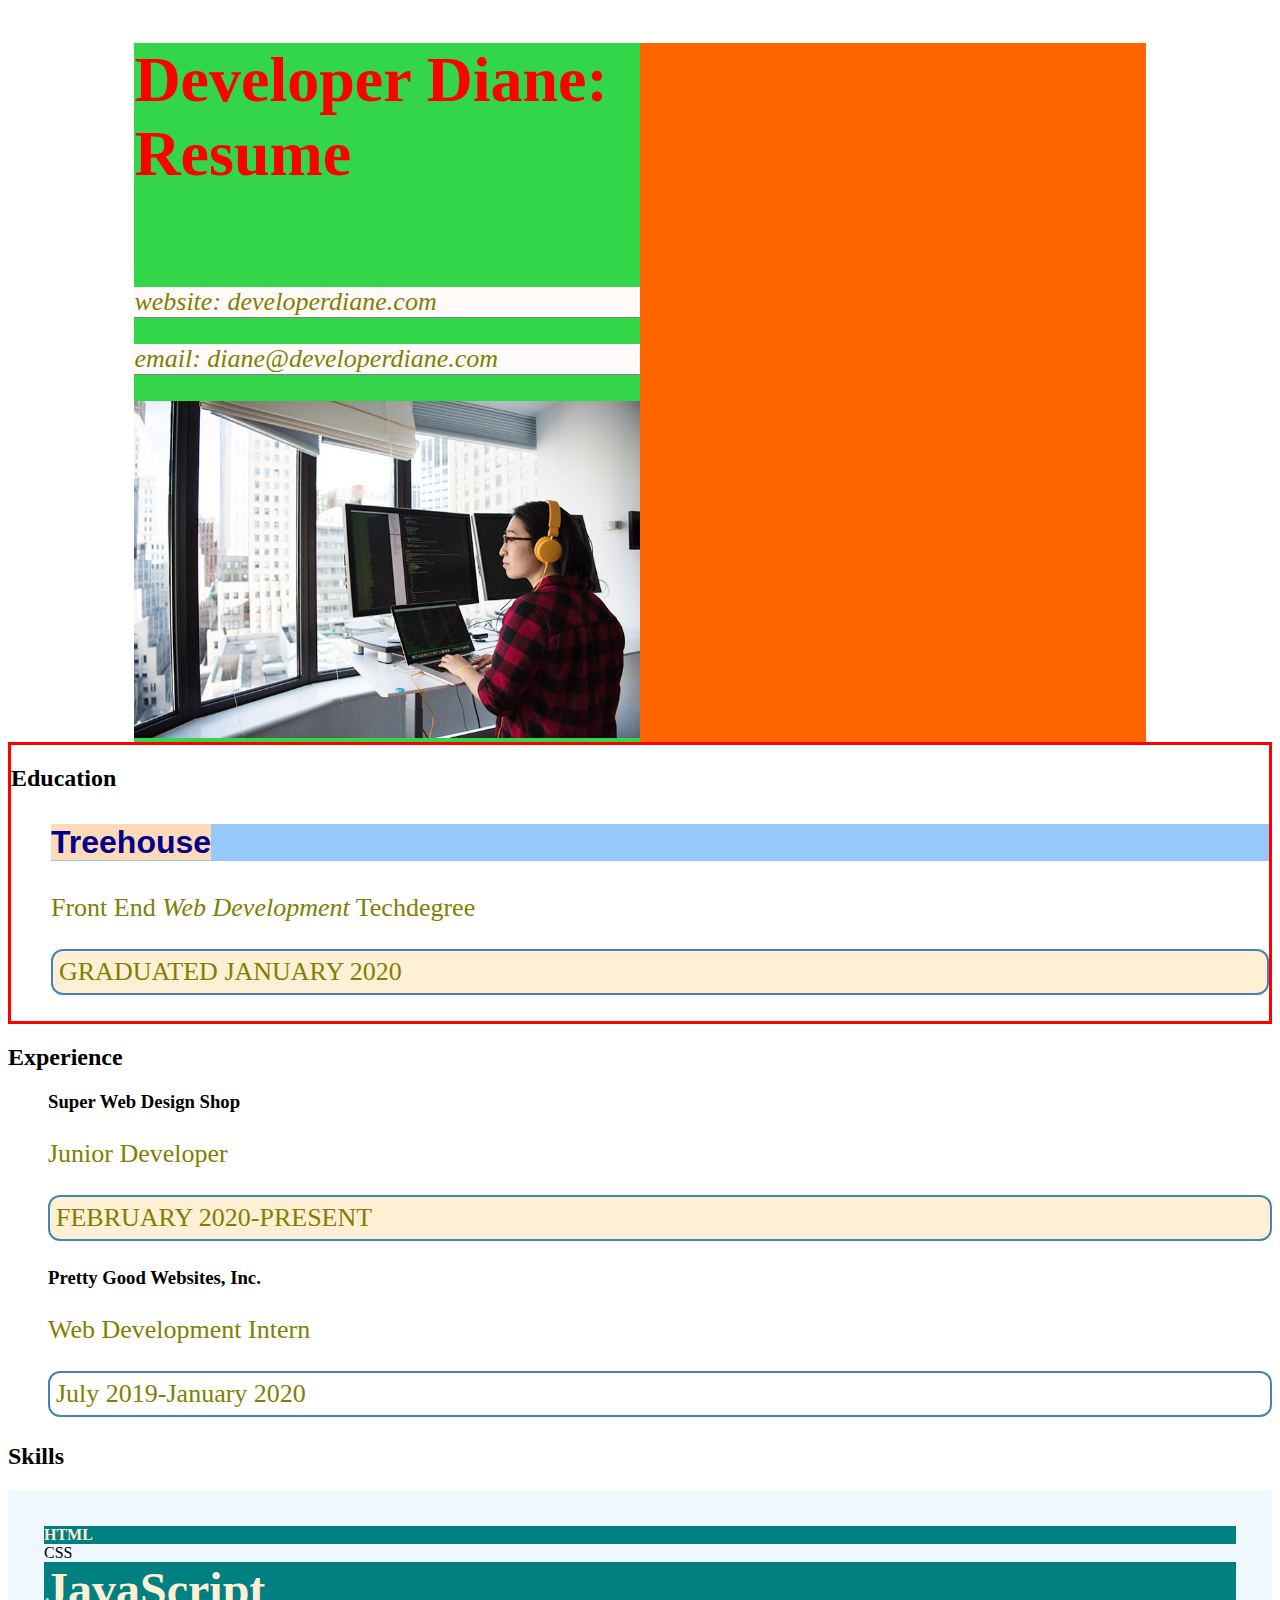
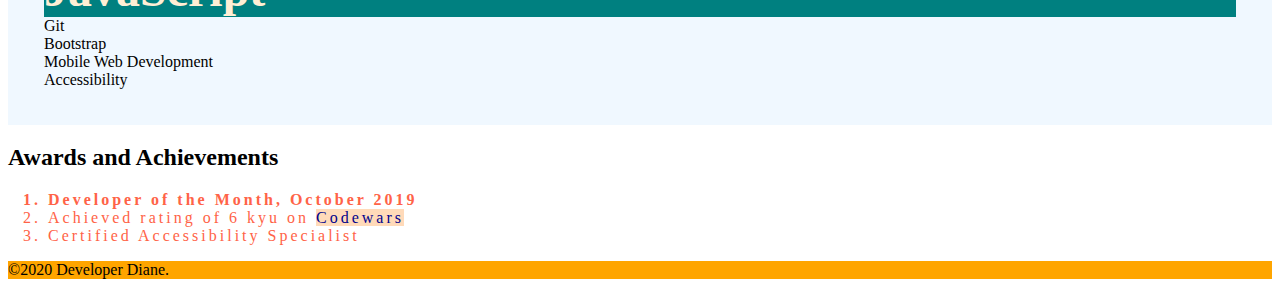
<file: CSS basics/index.html>
<!DOCTYPE html>
<html lang="en">
<head>
  <meta charset="UTF-8">
  <meta name="viewport" content="width=device-width, initial-scale=1.0">
  <title>Developer Diane: Resume</title>
  <link rel="stylesheet" href="css/style.css">
  <link rel="stylesheet" href="css/style2.css">
</head>
<body>
  <main>
    <header>
      <div id="header-box">
        <h1 id="heading">Developer Diane: Resume</h1>
        <address>
          <p>website: developerdiane.com</p>
          <p>email: diane@developerdiane.com</p>
        </address>
        <img src="developer-diane.jpg" alt="Developer Diane coding on her laptop.">
      </div>  
    </header>          
    <section id="education">
      <h2>Education</h2>          
      <ul>
        <li>
          <h3><a href="https://teamtreehouse.com">Treehouse</a></h3>
          <p>Front End <em>Web Development</em> Techdegree</p>
          <p class="date special">Graduated January 2020</p>
        </li>
      </ul>
    </section>
    <section>
      <h2>Experience</h2>
      <ul>
        <li>
          <h3>Super Web Design Shop</h3>
          <p>Junior Developer</p>
          <p class="date special">February 2020-present</p>
        </li>
        <li>
          <h3>Pretty Good Websites, Inc.</h3>
          <p>Web Development Intern</p>
          <p class="date">July 2019-January 2020</p>
        </li>
      </ul>
    </section>
    <section>
      <h2>Skills</h2>
      <ul id="skill-list">
        <li class="top-skill">HTML</li>
        <li>CSS</li>
        <li class="top-skill" id="proud">JavaScript</li>
        <li>Git</li>
        <li>Bootstrap</li>
        <li calss="top-skill">Mobile Web Development</li>
        <li>Accessibility</li>
      </ul>
    </section>
    <section>
      <h2>Awards and Achievements</h2>
      <ol>
        <li>Developer of the Month, October 2019</li>
        <li>Achieved rating of 6 kyu on <a href="https://www.codewars.com/">Codewars</a></li>
        <li>Certified Accessibility Specialist</li>
      </ol>
    </section>
    <footer>©2020 Developer Diane.</footer>
  </main>
</body>
</html>
</file>
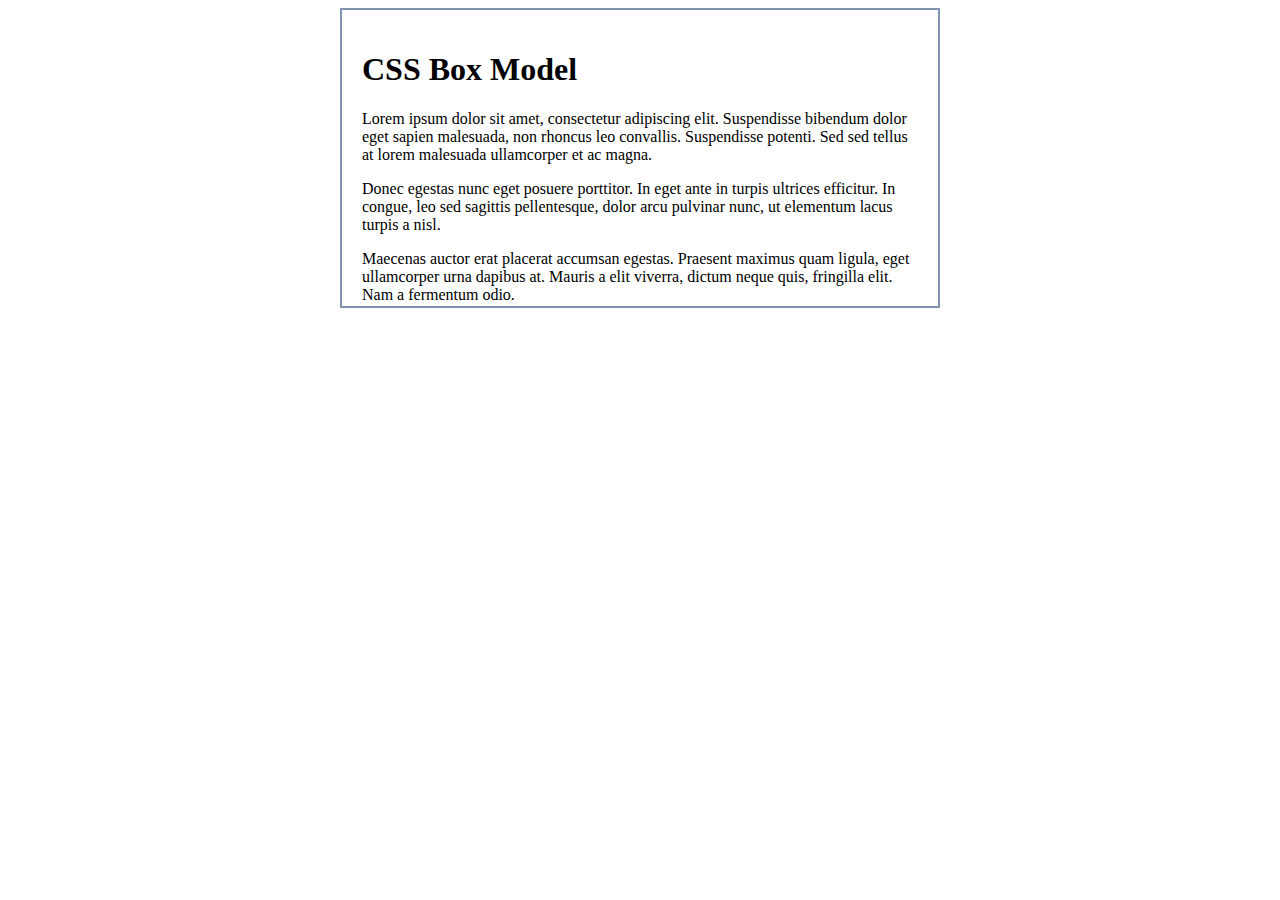
<file: CSS box model practice/index.html>
<!DOCTYPE html>
<html>
  <head>
    <meta charset="utf-8">
    <meta name="viewport" content="width=device-width, initial-scale=1, shrink-to-fit=no">
    <title>Practice CSS Box Model</title>
    <link href="https://fonts.googleapis.com/css?family=Raleway" rel="stylesheet">
    <link href="http://treehouse-code-samples.s3.amazonaws.com/practice-css/styles-box-model.css" rel="stylesheet">
    <link href="box-model.css" rel="stylesheet">
  </head>
  <body>
    <div class="box">   
      <h1>CSS Box Model</h1>
      <p>Lorem ipsum dolor sit amet, consectetur adipiscing elit. Suspendisse bibendum dolor eget sapien malesuada, non rhoncus leo convallis. Suspendisse potenti. Sed sed tellus at lorem malesuada ullamcorper et ac magna.</p>
      <p>Donec egestas nunc eget posuere porttitor. In eget ante in turpis ultrices efficitur. In congue, leo sed sagittis pellentesque, dolor arcu pulvinar nunc, ut elementum lacus turpis a nisl.</p>
      <p>Maecenas auctor erat placerat accumsan egestas. Praesent maximus quam ligula, eget ullamcorper urna dapibus at. Mauris a elit viverra, dictum neque quis, fringilla elit. Nam a fermentum odio.</p>
      <p>Ut ex leo, ultrices hendrerit sem eu, vulputate maximus quam. Aliquam condimentum metus vitae fringilla maximus.</p>
    </div>
  </body>
</html>
</file>
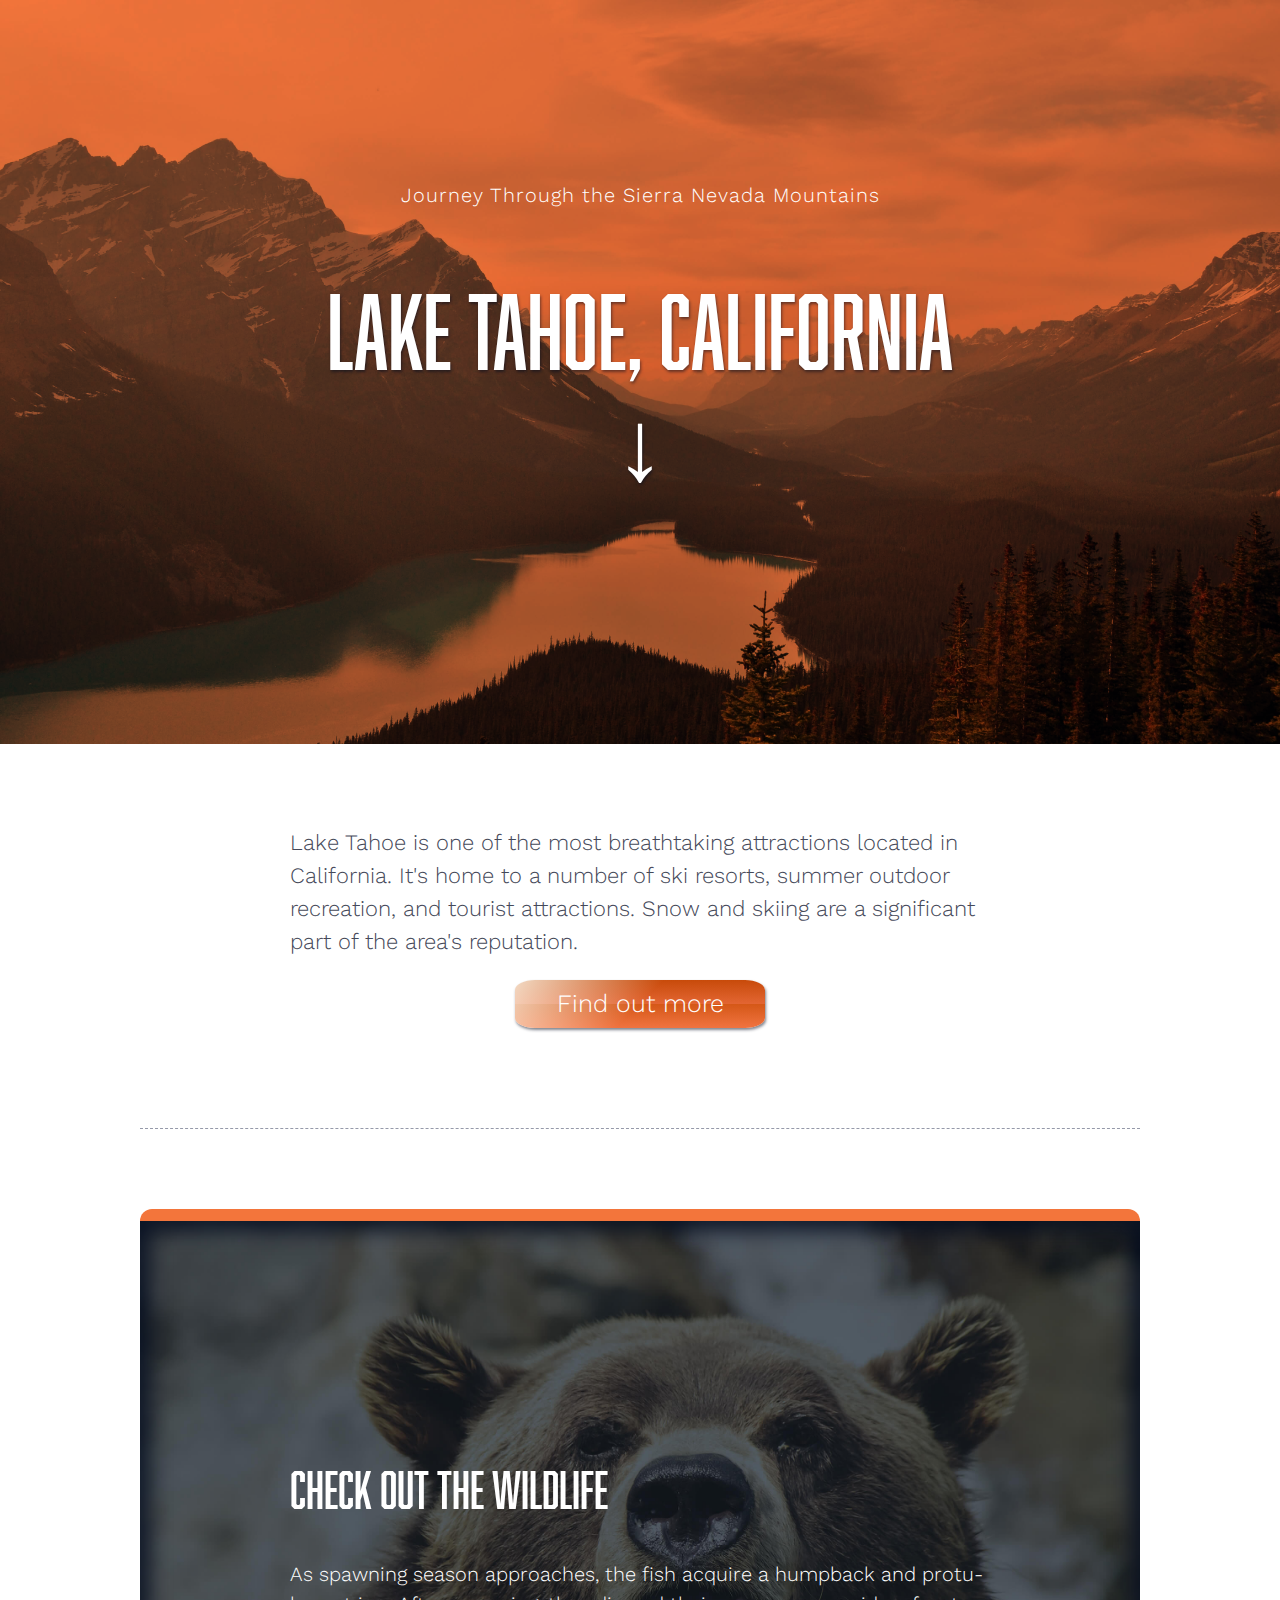
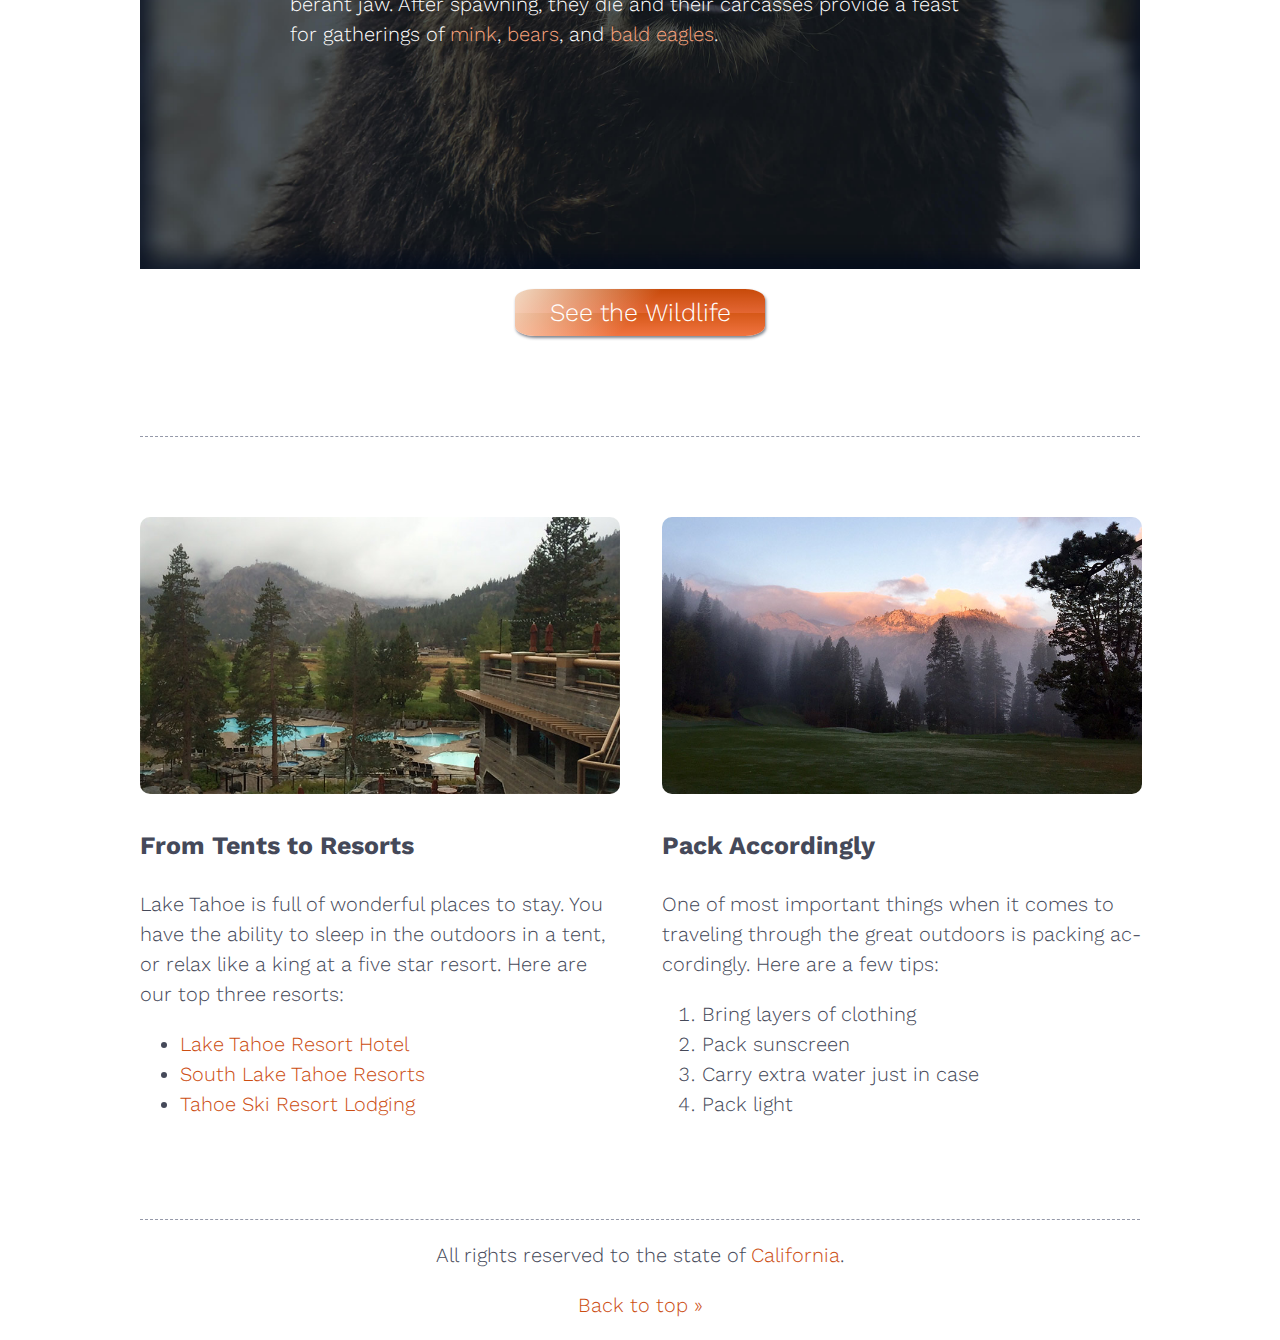
<file: CSS enhancing design/index.html>
<!DOCTYPE html>
<html lang="en">
<head>
  <meta charset="UTF-8">
  <meta name="viewport" content="width=device-width, initial-scale=1.0">
  <title>Lake Tahoe</title>
  <link rel="preconnect" href="https://fonts.googleapis.com">
  <link rel="preconnect" href="https://fonts.gstatic.com" crossorigin>
  <link href="https://fonts.googleapis.com/css2?family=Work+Sans:ital,wght@0,300;0,700;1,300&display=swap" rel="stylesheet"> 
  <link rel="stylesheet" href="css/style.css">
</head>
<body>
  
  <header id="top">
    <span class="title">Journey Through the Sierra Nevada Mountains</span>
    <h1>Lake Tahoe, California</h1>
  </header>
  
  <main>
    <section>
      <p class="intro">Lake Tahoe is one of the most breathtaking attractions located in California. It's home to a number of ski resorts, summer outdoor recreation, and tourist attractions. Snow and skiing are a significant part of the area's reputation.</p>
      <a class="callout" href="#more">Find out more</a>
    </section>
    
    <section>
      <div id="wildlife">
        <h2>Check out the Wildlife</h2>
        <p>As spawning season approaches, the fish acquire a humpback and protuberant jaw. After spawning, they die and their carcasses provide a feast for gatherings of <a href="#mink">mink</a>, <a href="#bears">bears</a>, and <a href="#eagles">bald eagles</a>.</p>
      </div>
      <a class="callout" href="#wildlife">See the Wildlife</a>
    </section>
    
    <section>
      <div class="column">
        <img src="img/resort.jpg" alt="Resort">
        <h3>From Tents to Resorts</h3>
        <p>Lake Tahoe is full of wonderful places to stay. You have the ability to sleep in the outdoors in a tent, or relax like a king at a five star resort. Here are our top three resorts:</p>
        <ul>
          <li><a href="#hotels">Lake Tahoe Resort Hotel</a></li>
          <li><a href="#resorts">South Lake Tahoe Resorts</a></li>
          <li><a href="#lodging">Tahoe Ski Resort Lodging</a></li>
        </ul>
      </div>
      <div class="column">
        <img src="img/mountain-landscape.jpg" alt="Mountain Landscape">
        <h3>Pack Accordingly</h3>
        <p>One of most important things when it comes to traveling through the great outdoors is packing accordingly. Here are a few tips:</p>
        <ol>
          <li>Bring layers of clothing</li>
          <li>Pack sunscreen</li>
          <li>Carry extra water just in case</li>
          <li>Pack light</li>
        </ol>
      </div>
    </section>
  </main>
  
  <footer class="main-footer">
    <p>All rights reserved to the state of <a href="#">California</a>.</p>
    <a href="#top">Back to top &raquo;</a>
  </footer>
</body>
</html>
</file>
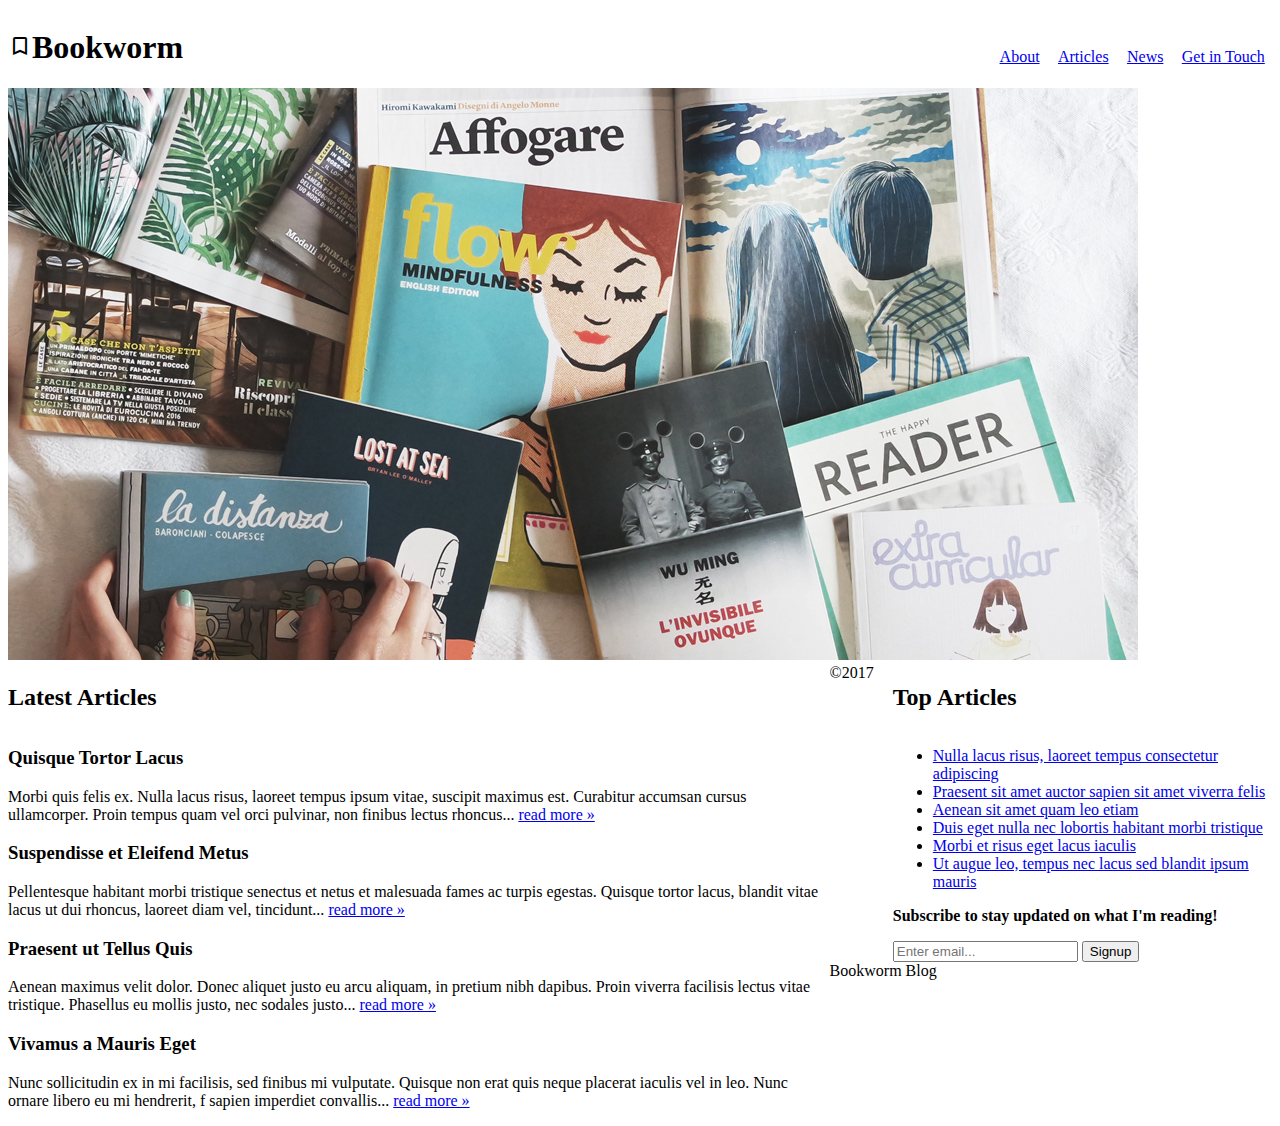
<file: CSS media queries practice/index.html>
<!DOCTYPE html>
<html>
  <head>
    <meta charset="utf-8">
    <meta name="viewport" content="width=device-width, initial-scale=1, shrink-to-fit=no">
    <title>Practice Media Queries</title>
    <link href="https://fonts.googleapis.com/css?family=Bree+Serif|Raleway" rel="stylesheet">
    <link href="https://fonts.googleapis.com/icon?family=Material+Icons"
      rel="stylesheet">
    <link href="http://treehouse-code-samples.s3.amazonaws.com/practice-css/styles-mq.css" rel="stylesheet">
    <link href="media-queries.css" rel="stylesheet">
  </head>
  <body>
    <div class="wrapper">
      <header>
        <h1 class="logo"><i class="material-icons">bookmark_border</i>Bookworm</h1>
        <nav>
          <ul>
            <li><a href="#">About</a></li>
            <li><a href="#">Articles</a></li>
            <li><a href="#">News</a></li>
            <li><a href="#">Get in Touch</a></li>  
          </ul>
        </nav>
      </header>
      
      <img src="main.jpg" alt="books">
      
      <main>
        <div class="articles">
          <h2>Latest Articles</h2>
          <article>
            <h3>Quisque Tortor Lacus</h3>
            <p>Morbi quis felis ex. Nulla lacus risus, laoreet tempus ipsum vitae, suscipit maximus est. Curabitur accumsan cursus ullamcorper. Proin tempus quam vel orci pulvinar, non finibus lectus rhoncus... <a href="#">read more &raquo;</a></p>
          </article>
           <article>
            <h3>Suspendisse et Eleifend Metus</h3>
            <p>Pellentesque habitant morbi tristique senectus et netus et malesuada fames ac turpis egestas. Quisque tortor lacus, blandit vitae lacus ut dui rhoncus, laoreet diam vel, tincidunt... <a href="#">read more &raquo;</a></p>
          </article>       
          <article>
            <h3>Praesent ut Tellus Quis</h3>
            <p>Aenean maximus velit dolor. Donec aliquet justo eu arcu aliquam, in pretium nibh dapibus. Proin viverra facilisis lectus vitae tristique. Phasellus eu mollis justo, nec sodales justo... <a href="#">read more &raquo;</a></p>
          </article>
          <article>
            <h3>Vivamus a Mauris Eget</h3>
            <p>Nunc sollicitudin ex in mi facilisis, sed finibus mi vulputate. Quisque non erat quis neque placerat iaculis vel in leo. Nunc ornare libero eu mi hendrerit, f sapien imperdiet convallis... <a href="#">read more &raquo;</a></p>
          </article>  
        </div>
        <aside>
          <h2>Top Articles</h2>
          <ul class="top-articles">
            <li><a href="#">Nulla lacus risus, laoreet tempus consectetur adipiscing</a></li>
            <li><a href="#">Praesent sit amet auctor sapien sit amet viverra felis</a></li>
            <li><a href="#">Aenean sit amet quam leo etiam</a></li>  
            <li><a href="#">Duis eget nulla nec  lobortis habitant morbi tristique</a></li>
            <li><a href="#">Morbi et risus eget lacus iaculis</a></li>
            <li><a href="#">Ut augue leo, tempus nec lacus sed blandit ipsum mauris</a></li>            
          </ul>
          <p><strong>Subscribe to stay updated on what I'm reading!</strong></p>
          <input type="text" placeholder="Enter email...">
          <input type="submit" value="Signup">
        </aside>
      </main>
      
      <footer>
        <span>&copy;2017 Bookworm Blog</span>
      </footer>
    </div>
  </body>
</html>
</file>
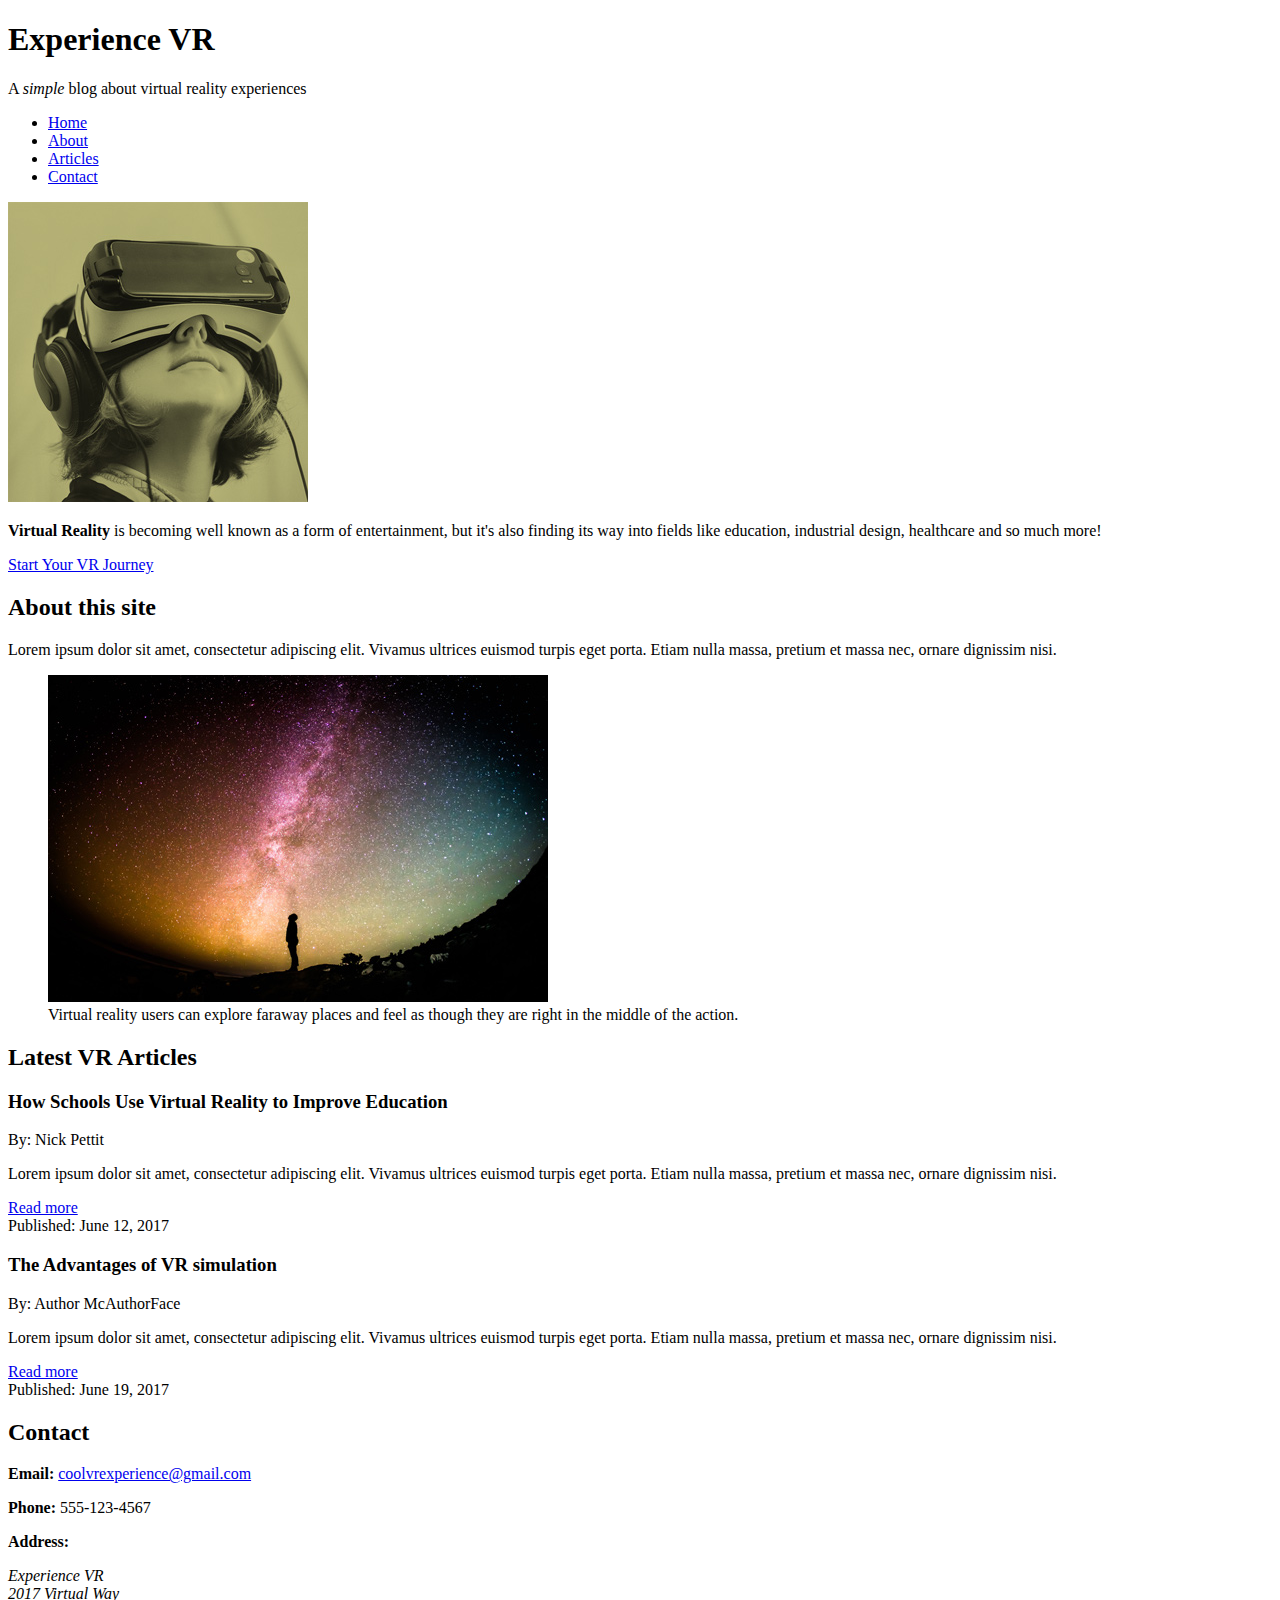
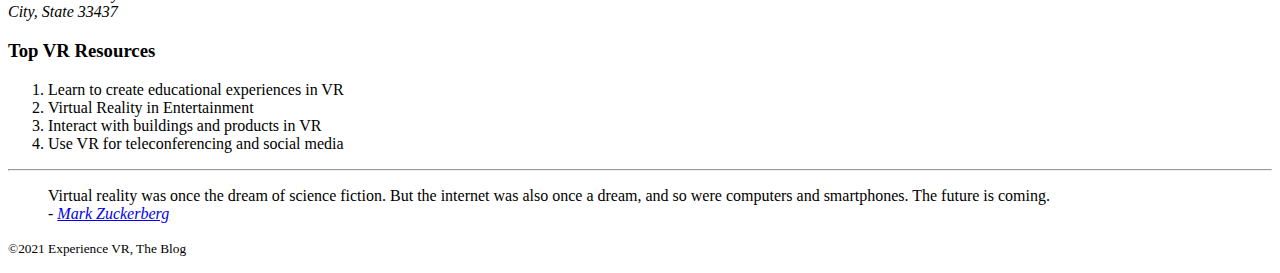
<file: HTML basics/index.html>
<!-- Start a Simple Web Server from Any Directory on Your Computer
Open your Terminal (or console), navigate to the directory you want to use and enter the following command:

python -m SimpleHTTPServer 8000

You can view your site at this address: localhost:8000 -->
<!DOCTYPE html>
<!-- ctrl + /-->
<html>
  <head>
    <title>Experience VR &amp; More</title>
  </head>
  
  <body>
    <div> <!-- Start wrapper div -->
      <header>
        <h1>Experience VR</h1>
        <p>A <em>simple</em> blog about virtual reality experiences</p>
        
        <nav>
          <ul>
            <li><a href="#">Home</a></li>
            <li><a href="#about">About</a></li>
            <li><a href="#articles">Articles</a></li>
            <li><a href="#contact">Contact</a></li>      
          </ul>
        </nav>
      </header>
      
      <div>
        <img src="img/featured.jpg" alt="Virtual reality user">
        <p><strong>Virtual Reality</strong> is becoming well known as a form of entertainment, but it's also finding its way into fields like education, industrial design, healthcare and so much more!</p>
        <a href="https://teamtreehouse.com/vr" target="_blank">Start Your VR Journey</a>
      </div>
        
      <main>
        <section id="about">
          <h2>About this site</h2>
          <p>Lorem ipsum dolor sit amet, consectetur adipiscing elit. Vivamus ultrices euismod turpis eget porta. Etiam nulla massa, pretium et massa nec, ornare dignissim nisi.</p>
          <figure>
            <img src="img/vr-space.jpg" alt="User experiencing space in VR" title="Virtual reality users can explore faraway places and feel as though they are right in the middle of the action.">
            <figcaption>Virtual reality users can explore faraway places and feel as though they are right in the middle of the action.</figcaption>
          </figure>  
        </section>
        
        <section id="articles">
          
          <h2>Latest VR Articles</h2>
          <article>
            <header>
              <h3>How Schools Use Virtual Reality to Improve Education</h3>
              <p>By: Nick Pettit</p>
            </header>  
            <p>Lorem ipsum dolor sit amet, consectetur adipiscing elit. Vivamus ultrices euismod turpis eget porta. Etiam nulla massa, pretium et massa nec, ornare dignissim nisi.</p>
            <a href="articles/2017/article.html#vr-article">Read more</a>
            <footer>Published: June 12, 2017</footer>
          </article>
          <article>
            <header>
              <h3>The Advantages of VR simulation</h3>
              <p>By: Author McAuthorFace</p>
            </header>  
            <p>Lorem ipsum dolor sit amet, consectetur adipiscing elit. Vivamus ultrices euismod turpis eget porta. Etiam nulla massa, pretium et massa nec, ornare dignissim nisi.</p>
            <a href="articles/2017/article.html#vr-article">Read more</a>
            <footer>Published: June 19, 2017</footer>
          </article>  
        </section>
          
        <section id="contact">
          <h2>Contact</h2>
          <p><strong>Email:</strong> <a href="mailto:coolvrexperience@gmail.com?subject=Hi%20There!">coolvrexperience@gmail.com</a></p>
          <p><strong>Phone:</strong> 555-123-4567</p>
          <p><strong>Address:</strong></p>
          <address>
            Experience VR<br>
            2017 Virtual Way<br>
            City, State 33437
          </address>
        </section>  
      </main>  
      
      <aside>
        <h3>Top VR Resources</h3>
        <ol>
          <li>Learn to create educational experiences in VR</li>
          <li>Virtual Reality in Entertainment</li>
          <li>Interact with buildings and products in VR</li>
          <li>Use VR for teleconferencing and social media</li>
        </ol>
        
        <hr>
        
        <blockquote>
        Virtual reality was once the dream of science fiction. But the internet was also once a dream, and so were computers and smartphones. The future is coming.
          <footer>
            - <cite><a href="https://www.facebook.com/zuck/posts/10101319050523971">Mark Zuckerberg</a></cite>
          </footer>
        </blockquote>
      </aside>
      
      <!-- 
        <pre>
          &lt;div&gt;
            This is a div...
            &lt;p&gt;This paragraph is nested&lt;/p&gt;
          &lt;/div&gt;          
        </pre>
      
      https://dev.w3.org/html5/html-author/charref
      -->
        
      
      
      <footer>
        <p><small>&copy;2021 Experience VR, The Blog</small></p>
      </footer>
    </div>  <!-- End wrapper div -->
  </body>
</html>
</file>
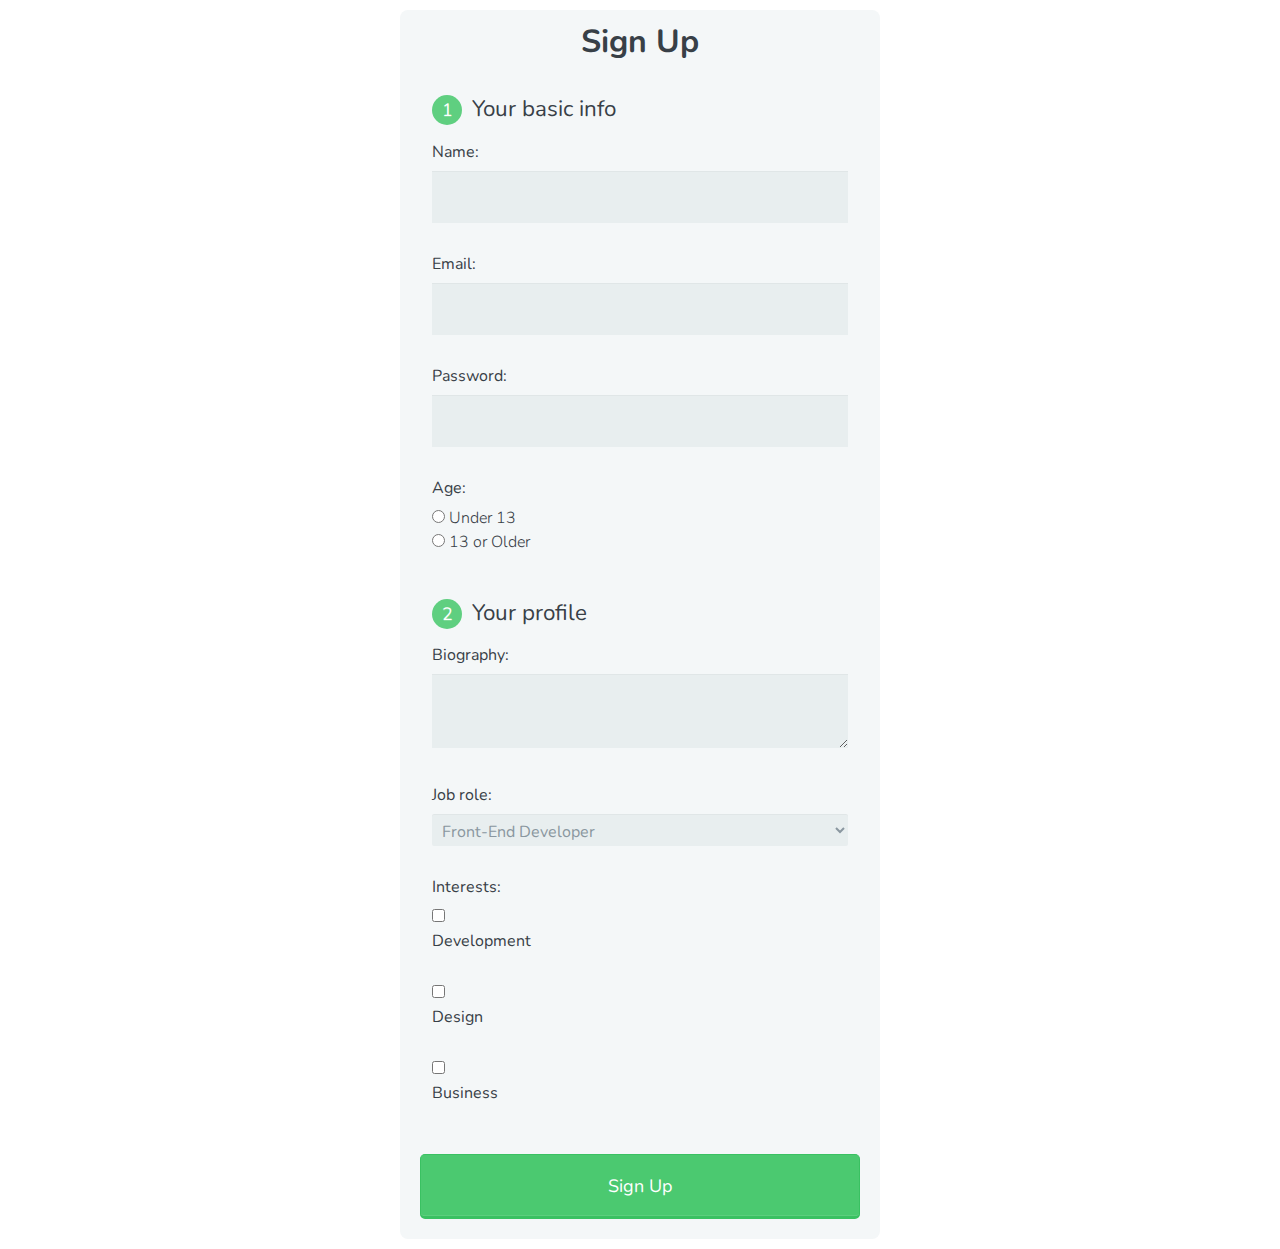
<file: HTML forms/index.html>
<!DOCTYPE html>
<html>
    <head>
        <meta charset="utf-8">
        <meta name="viewport" content="width=device-width, initial-scale=1.0">
        <title>Sign Up Form</title>
        <link rel="stylesheet" href="css/normalize.css">
        <link href='http://fonts.googleapis.com/css?family=Nunito:400,300' rel='stylesheet' type='text/css'>
        <link rel="stylesheet" href="css/main.css">
    </head>
    <body>
<!-- Possible methods:
post - data from the body of the form is sent or posted to the server
get - data is sent inside of the URL and parameters are separated with a question mark
-->
      <form action="index.html" method="post">
        
        <h1>Sign Up</h1>
        
<!--        type - indicates what kind of input we want
                  https://developer.mozilla.org/en-US/docs/Web/HTML/Element/input
            id - not required, for targeting with css
            name - needed when form is submitted to server-side code, the server can understand the form data and process the values apropriately
-->
        <fieldset>
          
          <legend><span class="number">1</span> Your basic info</legend>
          
          <label for="name">Name:</label>
          <input type="text" id="name" name="user_name">
          
          <label for="email">Email:</label>
          <input type="email" id="email" name="user_email">
          
          <label for="password">Password:</label>
          <input type="password" id="password" name="user_password">
          
          <label>Age:</label>
          <input type="radio" id="under_14" value="under_13" name="user_age"><label for="under_13" class="light">Under 13</label><br> 
          <input type="radio" id="over_14" value="over_13" name="user_age"><label for="over_13" class="light">13 or Older</label> 
          
          
        </fieldset>
        
        <fieldset>
          
          <legend><span class="number">2</span> Your profile</legend>
        
          <label for="bio">Biography:</label>
          <textarea id="bio" name="user_bio"></textarea>
          
          <label for="job">Job role:</label>
          <select id="job" name="user_job">
            <optgroup label="Web">
              <option value="frontend_developer">Front-End Developer</option>
              <option value="php_developer">PHP Developer</option>
              <option value="python_developer">Python Developer</option>
              <option value="rails_developer">Rails Developer</option>
              <option value="web_designer">Web Designer</option>
              <option value="wordpress_developer">WordPress Developer</option>
            </optgroup>  
            <optgroup label="Mobile">
              <option value="android_developer">Android Developer</option>
              <option value="mobile_designer">Mobile Designer</option>
            </optgroup>  
            <optgroup label="Business">
              <option value="business_owner">Business Owner</option>
              <option value="freelancer">Freelancer</option>
            </optgroup>  
          </select>
          
          <label>Interests:</label>
          <input type="checkbox" id="development" value="interest_development" name="user_interest"><label cass="light" for="development">Development</label><br>
          <input type="checkbox" id="design" value="interest_design" name="user_interest"><label cass="light" for="design">Design</label><br>
          <input type="checkbox" id="business" value="interest_business" name="user_interest"><label cass="light" for="business">Business</label>
          
        </fieldset>  
<!--        Button type: submit, reset, button-->
        <button type="submit">Sign Up</button>
        
      </form>
      
      
    </body>
</html>
</file>
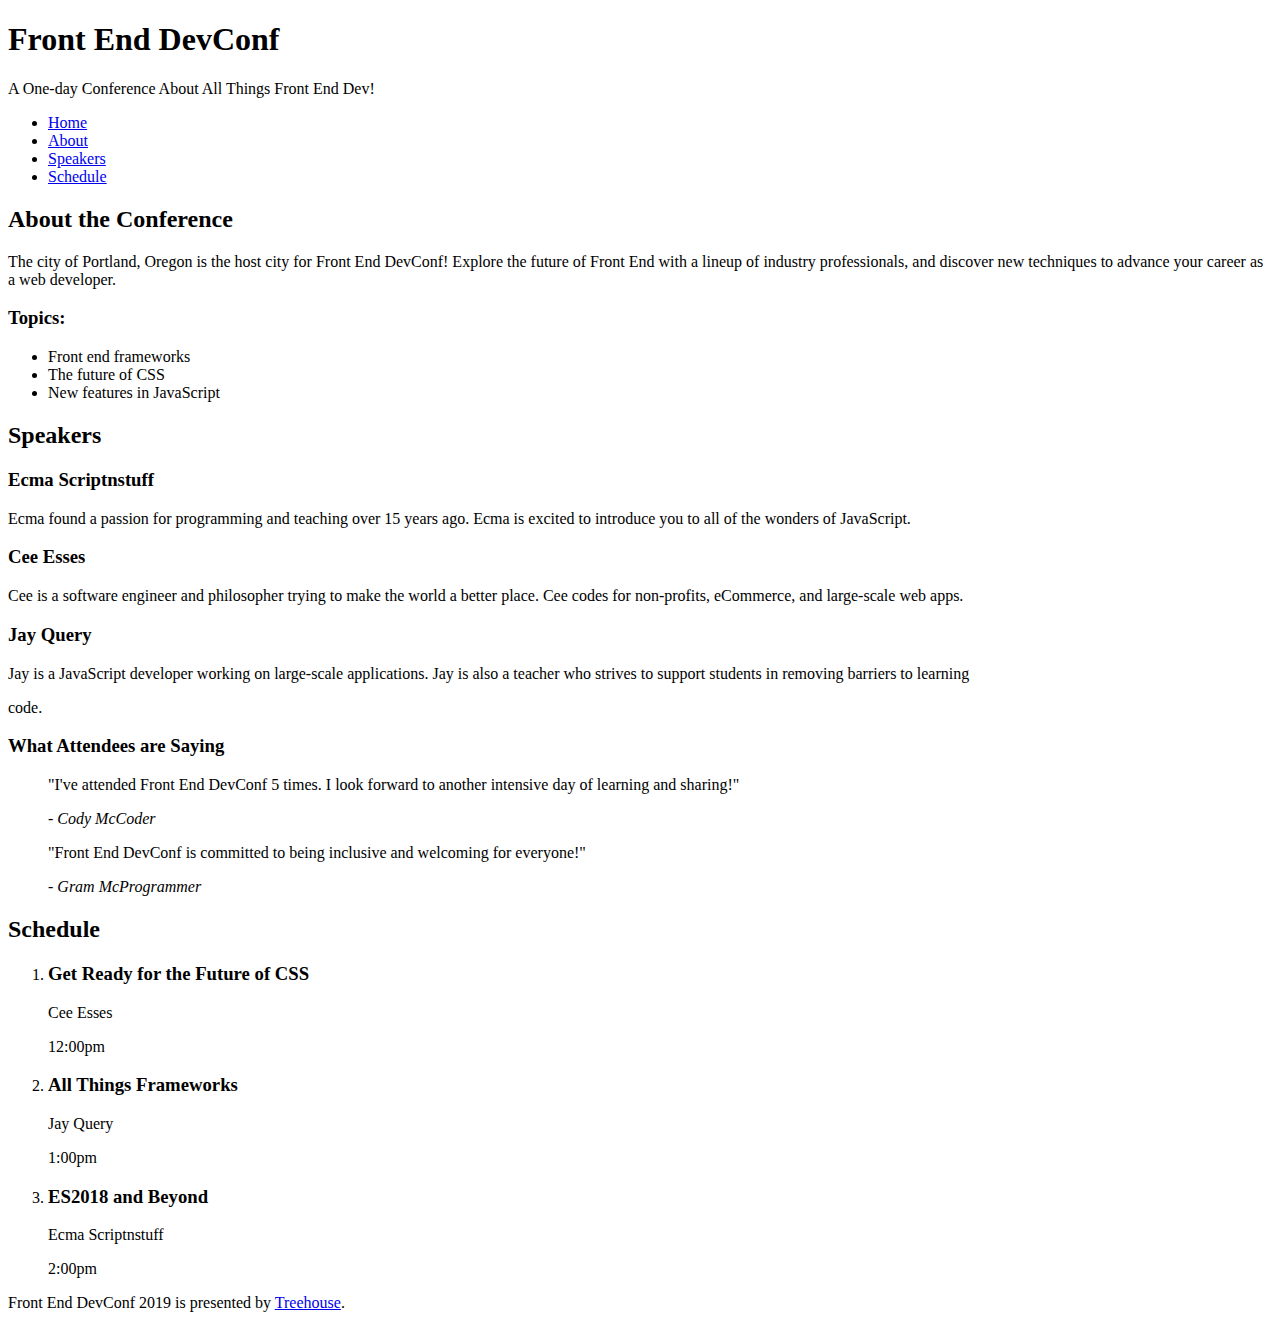
<file: HTML structuring practice/index.html>
<!DOCTYPE html>
<html>
  <head>
    <title>Conference</title>
  </head>
  <body>

    <header>
    
      <h1>
        Front End DevConf
      </h1>
      <p>A One-day Conference About All Things Front End Dev!</p>
      

      <nav>
        <ul>
          <li><a href="#">Home</a></li>
          <li><a href="#">About</a></li>
          <li><a href="#">Speakers</a></li>
          <li><a href="#">Schedule</a></li>
        </ul>
      </nav>  

    </header>
    
    <main>

      <!-- 4. Include a tag that groups the 'About' and 'Topics' content -->
      <section>
        <h2>About the Conference</h2>
        <p>The city of Portland, Oregon is the host city for Front End DevConf! Explore the future of Front End with a lineup of industry professionals, and discover new techniques to advance your career as a web developer.</p>
        
        <h3>Topics:</h3>
      <ul>
          <li>Front end frameworks</li>
          <li>The future of CSS</li>
          <li>New features in JavaScript</li>
      </ul>  
     </section>

      <!-- 5. Add an element that groups the 'Speakers' content -->
      <section>
        <h2>Speakers</h2>

        <h3>Ecma Scriptnstuff</h3>
        <p>Ecma found a passion for programming and teaching over 15 years ago. Ecma is excited to introduce you to all of the wonders of JavaScript.</p>

        <h3>Cee Esses</h3>
        <p>Cee is a software engineer and philosopher trying to make the world a better place. Cee codes for non-profits, eCommerce, and large-scale web apps.</p>

        <h3>Jay Query</h3>
        <p>Jay is a JavaScript developer working on large-scale applications. Jay is also a teacher who strives to support students in removing barriers to learning</p> code.
      </section>

      <aside>
        <h3>What Attendees are Saying</h3>
      
          <!-- Write the markup for each quote - include a citation element -->
        <blockquote>
          <p>"I've attended Front End DevConf 5 times. I look forward to another intensive day of learning and sharing!"</p>
          <footer>- <cite>Cody McCoder</cite></footer>

          <p>"Front End DevConf is committed to being inclusive and welcoming for everyone!"</p>
          <footer>- <cite>Gram McProgrammer</cite></footer>
        </blockquote>
          
      </aside>   

      <!-- 7. Add an element that groups the 'Schedule' content -->
      <section>
        <h2>Schedule</h2>
      
        <ol>
          <li>
            <h3>Get Ready for the Future of CSS </h3>
            <p>Cee Esses</p>
            <p>12:00pm</p>
          </li>
          <li>
            <h3>All Things Frameworks</h3>
            <p>Jay Query</p>
            <p>1:00pm</p>
          </li>
          <li>
            <h3>ES2018 and Beyond</h3>
            <p>Ecma Scriptnstuff</p>
            <p>2:00pm</p>
          </li>
        </ol>  
      </section>
    </main>
    <!-- 8. Include the tag for footer content. Link 'Treehouse' to the Treehouse website. -->
    <footer>
      <p>Front End DevConf 2019 is presented by <a href="http://treehouse.com">Treehouse</a>.</p>
    </footer>
   

  </body>
</html>
</file>
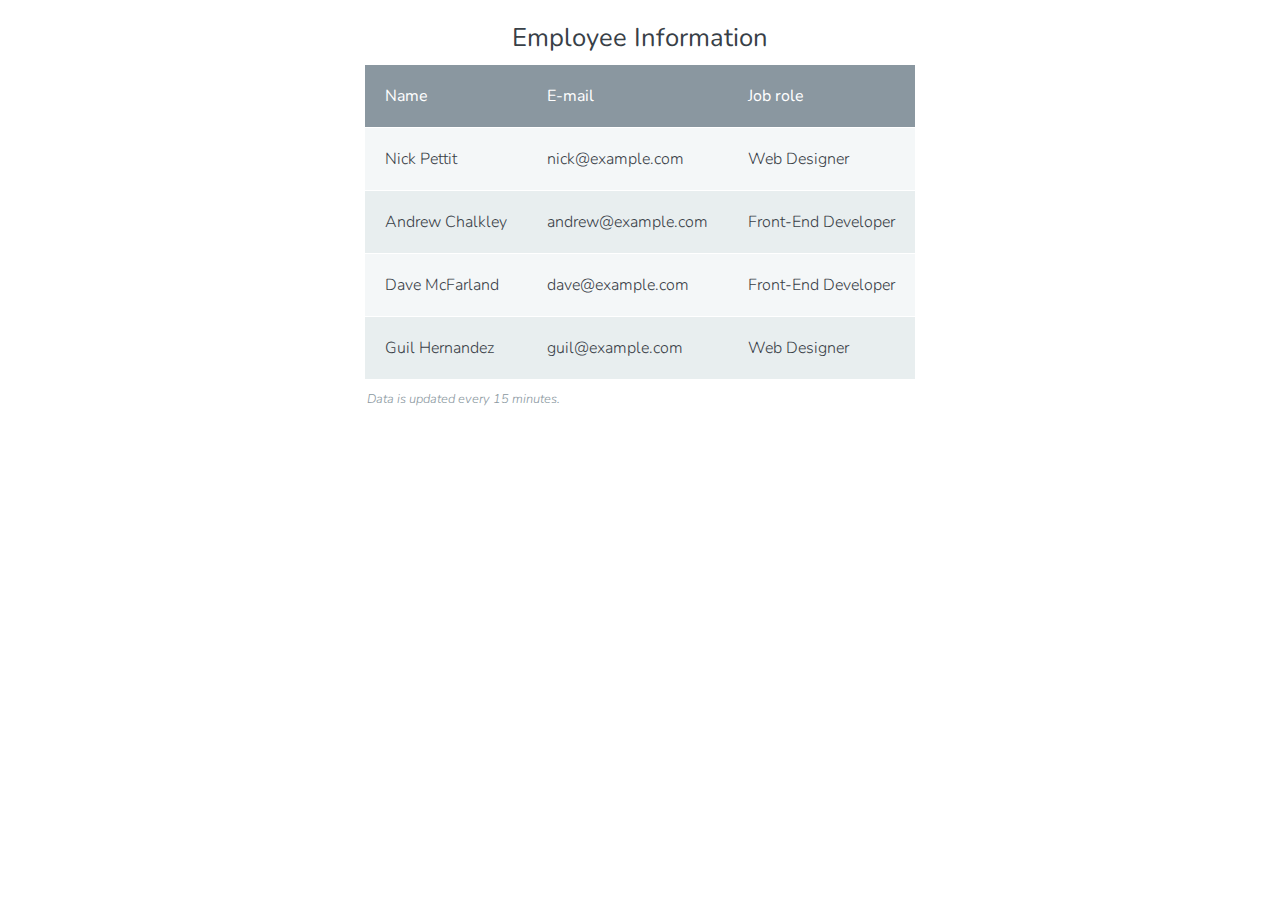
<file: HTML tables/index.html>
<!DOCTYPE html>
<html>
  <head>
    <meta charset="utf-8">
    <meta name="viewport" content="width=device-width, initial-scale=1.0">
    <title>Employee Information</title>
    <link rel="stylesheet" href="css/normalize.css">
    <link href='http://fonts.googleapis.com/css?family=Nunito:400,300' rel='stylesheet' type='text/css'>
    <link rel="stylesheet" href="css/main.css">
  </head>
  <body>

    <table>
      <caption>Employee Information</caption>
      <thead>
        <tr>
          <th scope="col">Name</th>
          <th scope="col">E-mail</th>
          <th scope="col">Job role</th>
        </tr>
      </thead>
      <tfoot>
        <tr>
          <td colspan="3">Data is updated every 15 minutes.</td>
        </tr>
      </tfoot>
      <tbody>
        <tr>
          <th scope="row">Nick Pettit</th>
          <td>nick@example.com</td>
          <td>Web Designer</td>
        </tr>
        <tr>
          <th scope="row">Andrew Chalkley</th>
          <td>andrew@example.com</td>
          <td>Front-End Developer</td>
        </tr>
        <tr>
          <th scope="row">Dave McFarland</th>
          <td>dave@example.com</td>
          <td>Front-End Developer</td>
        </tr>
        <tr>
          <th scope="row">Guil Hernandez</th>
          <td>guil@example.com</td>
          <td>Web Designer</td>
        </tr>
      </tbody>  
    </table>
    
    
    
    
    
    
    
    

  </body>
</html>
</file>
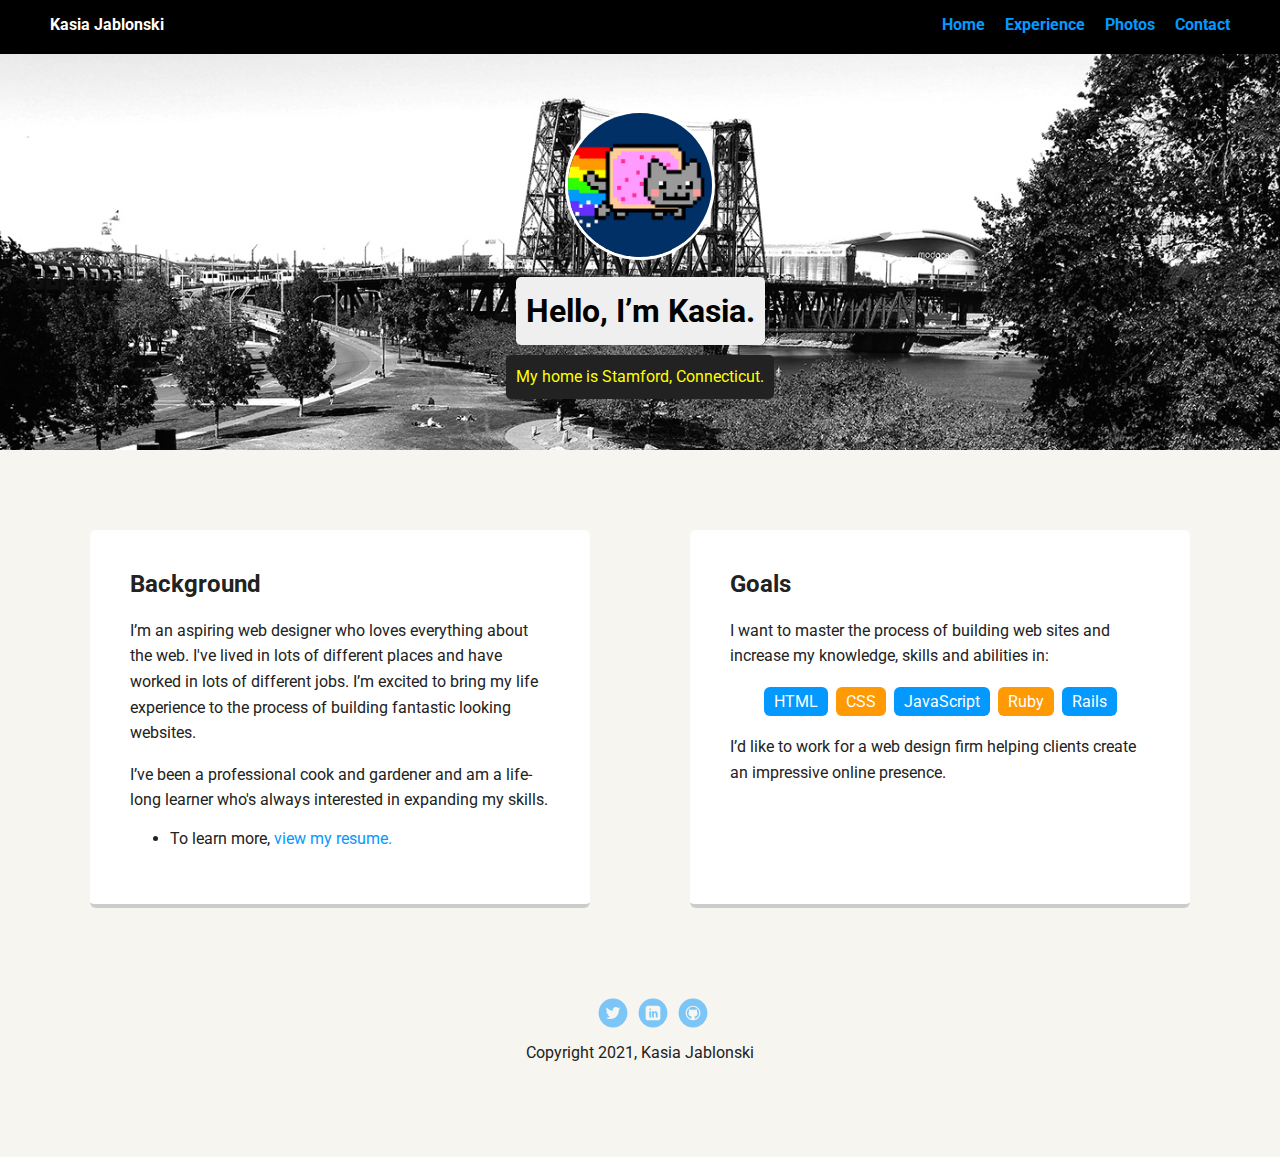
<file: portfolio/index.html>
<!doctype html>
<html lang="en">
<head>
  <meta charset="utf-8">
  <title>Kasia's Profile</title>
  <meta name="viewport" content="width=device-width, initial-scale=1.0">
  <link rel="stylesheet" href="styles.css">
  <link href="https://fonts.googleapis.com/css?family=Muli%7CRoboto:400,300,500,700,900" rel="stylesheet"></head>
  <body>

    <div class="main-nav">
        <ul class="nav">
          <li class="name">Kasia Jablonski</li>
          <li><a href="#">Home</a></li>
          <li><a href="resume.html">Experience</a></li>
          <li><a href="#">Photos</a></li>
          <li><a href="#">Contact</a></li>
        </ul>
    </div>

    <header>
      <img src="images/me.png" alt="Drawing of Jane Smith" class="profile-image">
      <h1 class="tag name">Hello, I’m Kasia.</h1>
      <p class="tag location">My home is Stamford, Connecticut.</p>
    </header>

    <main class="flex">
      <div class="card">
        <h2>Background</h2>
        <p>I’m an aspiring web designer who loves everything about the web. I've lived in lots of different places and have worked in lots of different jobs. I’m excited to bring my life experience to the process of building fantastic looking websites.</p>
        <p>I’ve been a professional cook and gardener and am a life-long learner who's always interested in expanding my skills.</p>
        <ul>
          <li>To learn more, <a href="resume.html">view my resume.</a></li>
        </ul>
      </div> 

      <div class="card">
        <h2>Goals</h2>
        <p>I want to master the process of building web sites and increase my knowledge, skills and abilities in:</p>
        <ul class="skills">
          <li>HTML</li>
          <li>CSS</li>
          <li>JavaScript</li>
          <li>Ruby</li>
          <li>Rails</li>
        </ul>
        <p>I’d like to work for a web design firm helping clients create an impressive online presence.</p>
      </div> 

    </main>
    <footer>
      <ul>
        <li><a href="#" class="social twitter">Twitter</a></li>
        <li><a href="#" class="social linkedin">LinkedIn</a></li>
        <li><a href="#" class="social github">Github</a></li>
      </ul>
      <p class="copyright">Copyright 2021, Kasia Jablonski</p>
    </footer>
  </body>
  </html>
</file>
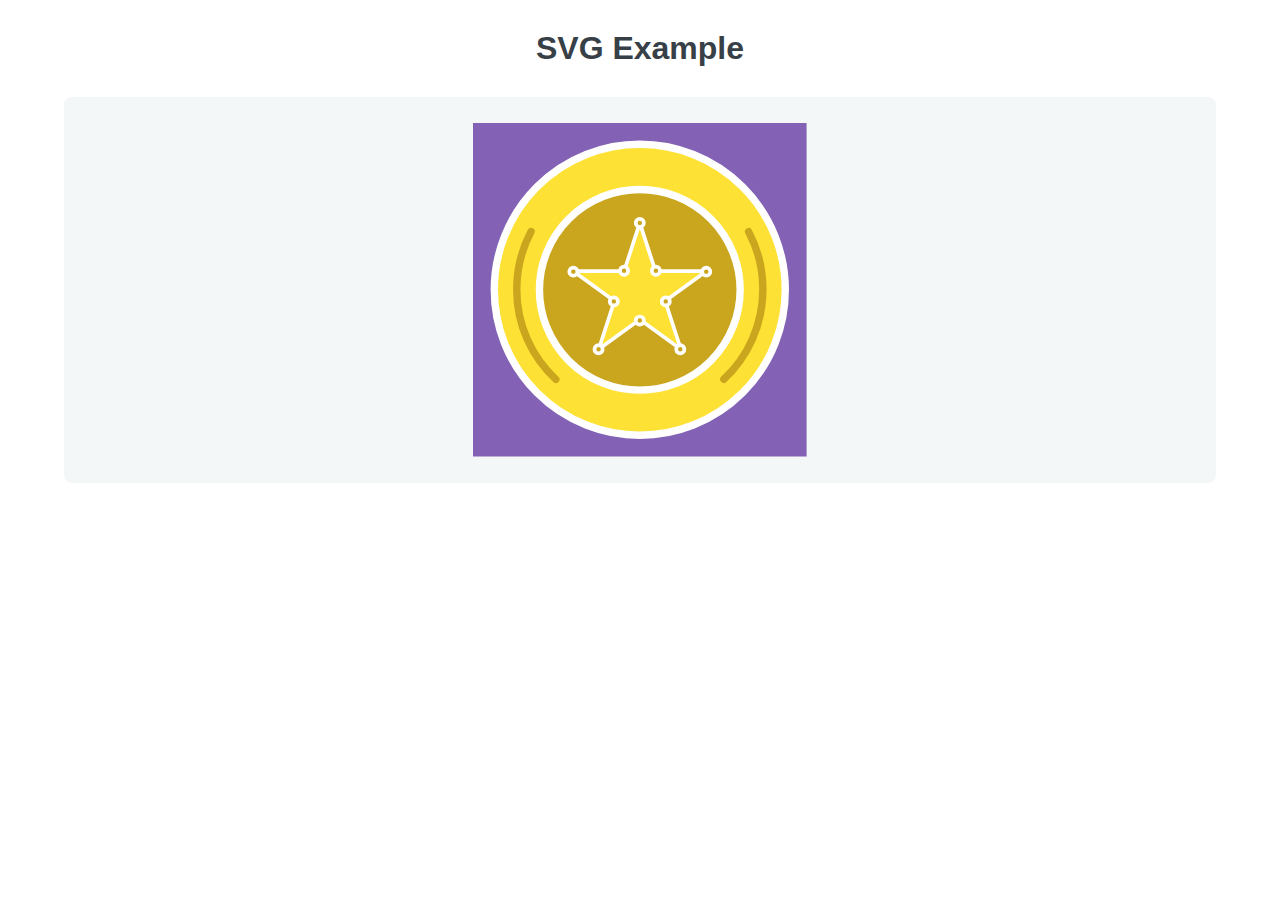
<file: SVG basics/index.html>
<!DOCTYPE html>
<html>
  <head>
    <meta charset="utf-8">
    <meta name="viewport" content="width=device-width, initial-scale=1.0">
    <title>Scalable Vector Graphics</title>
    <link rel="stylesheet" href="css/normalize.css">
    <link rel="stylesheet" href="css/main.css">
  </head>
  <body>

    <h1>SVG Example</h1>
    
    <div class="wrapper">
      
<!--
      <div class="graphic">
        <img src="img/star.svg" alt="Star Logo">
      </div>
-->
            <svg class="graphic" xmlns="http://www.w3.org/2000/svg" viewBox="0 0 360 360" enable-background="new 0 0 360 360">
        <path fill="#8361B4" d="M0 0h360v360h-360z"/>
              <circle class="outer-circle" fill="#FDE135" stroke="#fff" stroke-width="8" stroke-miterlimit="10" cx="180" cy="180" r="157"/>
        <circle class="inner-circle" fill="#CAA61F" stroke="#fff" stroke-width="8" stroke-miterlimit="10" cx="180" cy="180" r="108.3"/>
        <path class="outer-circle" d="M89.4 276.7c-26-24.2-42.2-58.8-42.2-97.1 0-22.6 5.6-43.8 15.5-62.4m234.7.1c9.9 18.6 15.4 39.7 15.4 62.2 0 38.3-16.2 72.8-42.1 97" stroke="#CAA61F" stroke-width="8" stroke-linecap="round" stroke-miterlimit="10" fill="none"/>
        <path class="star" fill="#FDE135" stroke="#fff" stroke-width="4" stroke-linecap="round" stroke-linejoin="round" stroke-miterlimit="10" d="M180 107.8l16.9 52.1h54.8l-44.3 32.2 16.9 52.1-44.3-32.2-44.3 32.2 16.9-52.1-44.3-32.2h54.8z"/>
        <circle class="star-point" fill="#CAA61F" stroke="#fff" stroke-width="4" stroke-linecap="round" stroke-linejoin="round" stroke-miterlimit="10" cx="180" cy="107.8" r="4.4"/>
        <circle class="star-point" fill="#CAA61F" stroke="#fff" stroke-width="4" stroke-linecap="round" stroke-linejoin="round" stroke-miterlimit="10" cx="223.7" cy="244.2" r="4.4"/>
        <circle class="star-point" fill="#CAA61F" stroke="#fff" stroke-width="4" stroke-linecap="round" stroke-linejoin="round" stroke-miterlimit="10" cx="135.5" cy="244.2" r="4.4"/>
        <circle class="star-point" fill="#CAA61F" stroke="#fff" stroke-width="4" stroke-linecap="round" stroke-linejoin="round" stroke-miterlimit="10" cx="108.3" cy="160.4" r="4.4"/>
        <circle class="star-point" fill="#CAA61F" stroke="#fff" stroke-width="4" stroke-linecap="round" stroke-linejoin="round" stroke-miterlimit="10" cx="251.7" cy="160.4" r="4.4"/>
        <circle class="star-point" fill="#CAA61F" stroke="#fff" stroke-width="4" stroke-linecap="round" stroke-linejoin="round" stroke-miterlimit="10" cx="197.4" cy="159.4" r="4.4"/>
        <circle class="star-point" fill="#CAA61F" stroke="#fff" stroke-width="4" stroke-linecap="round" stroke-linejoin="round" stroke-miterlimit="10" cx="163" cy="159.4" r="4.4"/>
        <circle class="star-point" fill="#CAA61F" stroke="#fff" stroke-width="4" stroke-linecap="round" stroke-linejoin="round" stroke-miterlimit="10" cx="152" cy="192.5" r="4.4"/>
        <circle class="star-point" fill="#CAA61F" stroke="#fff" stroke-width="4" stroke-linecap="round" stroke-linejoin="round" stroke-miterlimit="10" cx="208" cy="192.5" r="4.4"/>
        <circle class="star-point" fill="#CAA61F" stroke="#fff" stroke-width="4" stroke-linecap="round" stroke-linejoin="round" stroke-miterlimit="10" cx="180" cy="213.2" r="4.4"/>
      </svg>
      
      
    </div>

  </body>
</html>
</file>
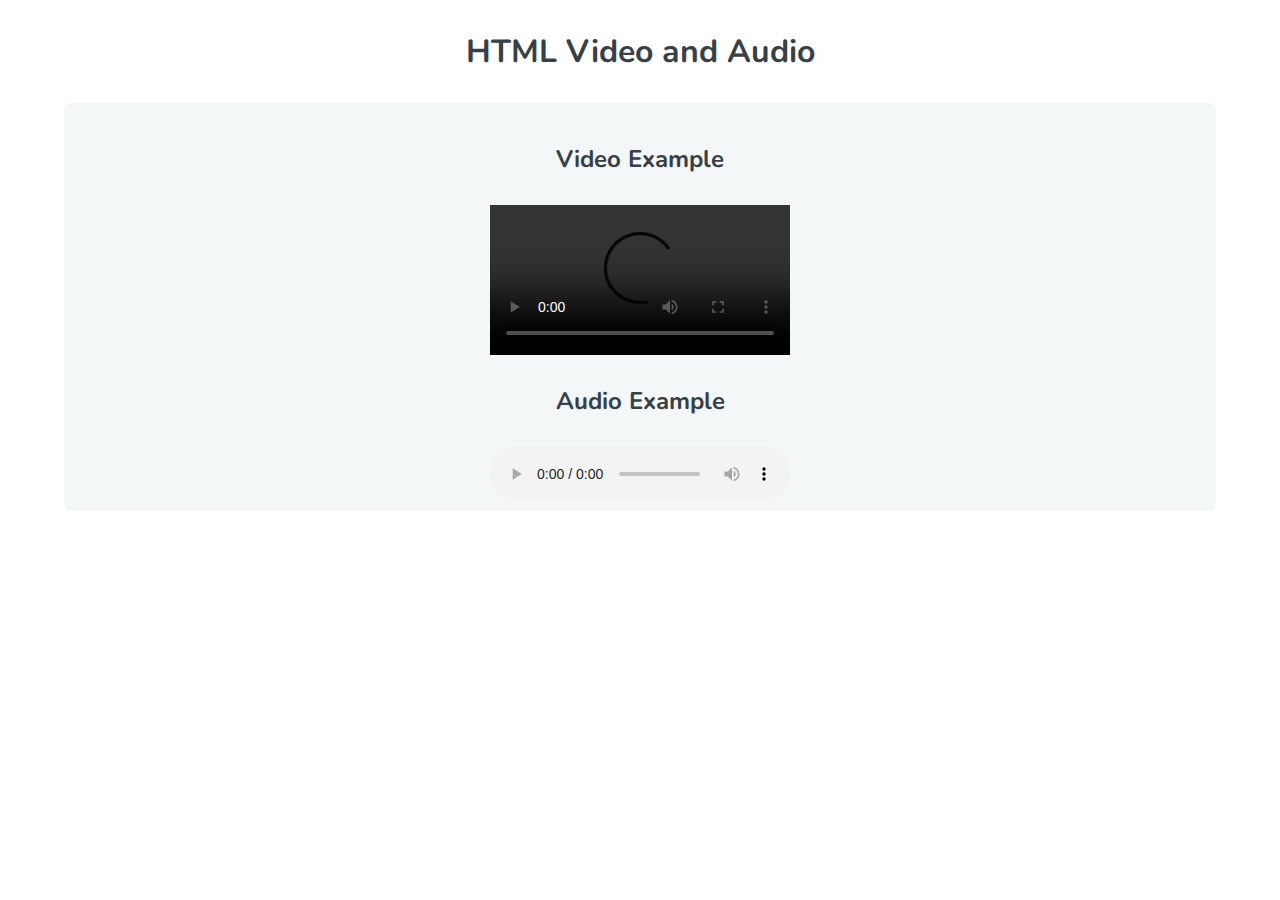
<file: HTML video and audio/simple-video.html>
<!DOCTYPE html>
<html>
  <head>
    <meta charset="utf-8">
    <meta name="viewport" content="width=device-width, initial-scale=1.0">
    <title>HTML Video and Audio</title>

    <link rel="stylesheet" href="css/normalize.css">
    <link href='http://fonts.googleapis.com/css?family=Nunito:400,300' rel='stylesheet' type='text/css'>
    <link rel="stylesheet" href="css/main.css">
  </head>
  <body>

    <h1>HTML Video and Audio</h1>
    
    <div class="wrapper">
      
      <h2>Video Example</h2>
      
<!--      <video src="http://treehouse-code-samples.s3.amazonaws.com/html-video-and-audio/bridge.mp4" type="video/mp4" controls/>-->
      
      <video controls>
        <source src="http://treehouse-code-samples.s3.amazonaws.com/html-video-and-audio/bridge.mp4" type="video/mp4">
        <source src="http://treehouse-code-samples.s3.amazonaws.com/html-video-and-audio/bridge.ogg" type="video/ogg">
        <track label="English" kind="subtitles" srclang="en" src="bridge-captions.vtt" default>
      </video>
      
      <h2>Audio Example</h2>
      
      <audio controls>
        <source src="http://treehouse-code-samples.s3.amazonaws.com/html-video-and-audio/bridge-audio.mp3" type="audio/mp3">
      </audio>
      
    </div>

  </body>
</html>
</file>
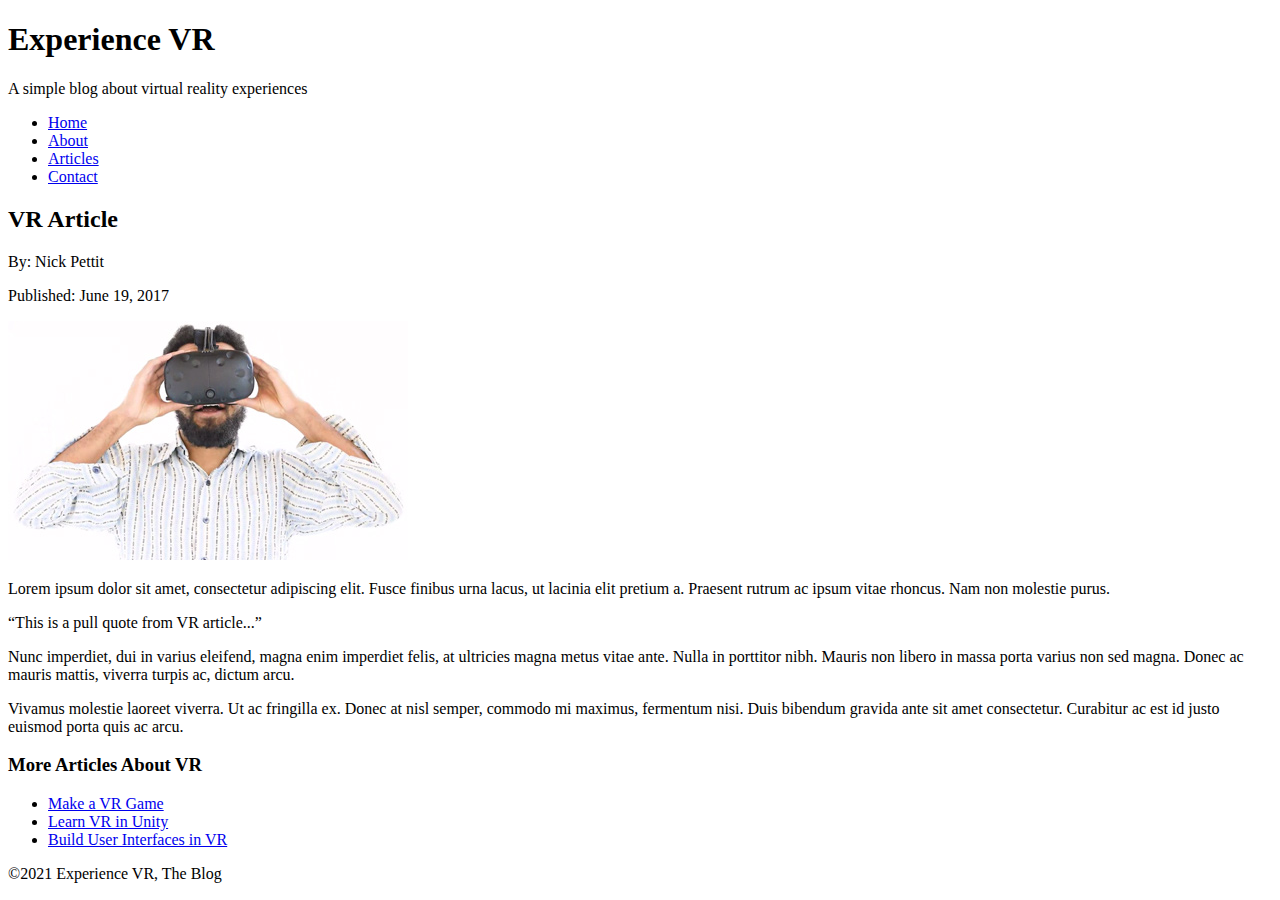
<file: HTML basics/articles/2017/article.html>
<!DOCTYPE html>
<html>
  <head>
    <title>VR Article</title>
  </head>
  
  <body>
    <div>
      <header>
        
        <h1>Experience VR</h1>
        <p>A simple blog about virtual reality experiences</p>
        
        <nav>
          <ul>
            <li><a href="../../index.html">Home</a></li>
            <!-- Root-relative paths -->
            <!-- <li><a href="/">Home</a></li> --> 
            <li><a href="../../index.html#about">About</a></li>
            <!-- <li><a href="/#about">About</a></li> --> 
            <li><a href="../../index.html#articles">Articles</a></li>
            <!-- <li><a href="/#articles">Articles</a></li> --> 
            <li><a href="../../index.html#contact">Contact</a></li>
            <!-- <li><a href="/#contact">Contact</a></li> --> 
          </ul>
        </nav>
      </header>
      
      <article id="vr-article">
        <header>
          <h2>VR Article</h2>
          <p>By: Nick Pettit</p>
          <p>Published: June 19, 2017</p>
        </header>
        
        <img src="../../img/vr-user.jpg" alt="User trying VT headset">
        <!-- <img src="/img/vr-user.jpg" alt="User trying VT headset"> -->
        
        <p>Lorem ipsum dolor sit amet, consectetur adipiscing elit. Fusce finibus urna lacus, ut lacinia elit pretium a. Praesent rutrum ac ipsum vitae rhoncus. Nam non molestie purus.</p>
        <aside>
          <q>This is a pull quote from VR article...</q>
        </aside>
  <p>Nunc imperdiet, dui in varius eleifend, magna enim imperdiet felis, at ultricies magna metus vitae ante. Nulla in porttitor nibh. Mauris non libero in massa porta varius non sed magna. Donec ac mauris mattis, viverra turpis ac, dictum arcu.</p>
  <p>Vivamus molestie laoreet viverra. Ut ac fringilla ex. Donec at nisl semper, commodo mi maximus, fermentum nisi. Duis bibendum gravida ante sit amet consectetur. Curabitur ac est id justo euismod porta quis ac arcu.</p>
  
      </article>
      
      <aside>
        <h3>More Articles About VR</h3>
        <ul>
          <li><a href="#">Make a VR Game</a></li>
          <li><a href="#">Learn VR in Unity</a></li>
          <li><a href="#">Build User Interfaces in VR</a></li>
        </ul>
      </aside>
      
      <footer>
        <p>&copy;2021 Experience VR, The Blog</p>
      </footer>
    </div>  
  </body>
</html>
</file>
<file: CSS basics/css/style.css>
/* https://validator.w3.org/#validate_by_input */

/* Universal selector - *  */
/*
* {
  margin: 0;
  padding: 0;
  color: red;
}
*/

/* type selectors */
html {
  font-size: 100%;  /* 100% = 16px on most screens */
}

h1 {
  font-size: 4em;
  margin-bottom: 1.5em;
  color: yellow;
}

#heading {
  color: white;
}

#heading {
  color: black;
}

p {
  color: olive;
  font-size: 26px;
}

header {
  background-color: #f60; /* this is the same as #ff6600 */
  width: 80%;
  margin-left: 10%;
}

#header-box {
  width: 50%;
  background-color: #33d549;
}

img {
  width: 100%;
}

/* Descendat selector; paragraphs inside header*/
header p {
  background-color: snow;
  border-bottom: 1px solid gray;
}

footer {
  background-color: orange;
}

/* Link - links that hasn't been clicked*/
a:link {
  color: darkblue;
  background-color: peachpuff;
  text-decoration: none;
}

a:visited {
  color: seagreen;
}

a:hover {
  text-decoration: underline;
}

/* turn links white with orange background when they receive focus */
a:focus {
  color: rgb(255, 255, 255);
  background-color: rgba(255, 165, 0, .5); /* adds 50% opacity */
}


ol li {
  letter-spacing: 3px;
  color: tomato;
}

ol li:first-child {
  font-weight: bold;
}

ul li {
  list-style: none;
}

/* IDs are unique, only one can have name. ID selector lets us assign a unique ID to an element. That way, we're able to specifically target an element based on its ID attribute.  */
/* ID selectors */
#education {
  border: 3px solid red;
}

#education h3 {
  font-family: Arial, sans-serif;
  font-size: 32px;
  background-color: rgb(150, 200, 250);
}

#skill-list {
  background-color: aliceblue;
  padding: 36px;
}

/* class selectors */
.top-skill {
  font-weight: bold;
  background-color: teal;
  color: papayawhip;
}

.date {
  border: 2px solid steelblue;
  border-radius: 12px;
  padding: 6px;
}

.special {
  text-transform: uppercase;
  background-color: papayawhip;
}

#proud {
  font-size: 48px;
/*  background-color: firebrick; - creates conflict with class*/
}
</file>
<file: CSS basics/css/style2.css>
#heading {
  color: red;
}
</file>
<file: CSS box model practice/box-model.css>
/* =========================================================== 
   Practice CSS Box Model 
============================================================== */

.box {
  
  /* Apply a fluid width of 90% and a height of 300px. 
  The width of .box should get no wider than 600px. */  
  width: 90%;
  height: 300px;
  max-width: 600px;  


  /* Add 20 pixels of padding on all four sides. */
  padding: 20px;
  
  /* Apply a 2px solid border to each side. */

  border: 2px solid #8292b1;
  /* Use margins to center .box on the page. */
  margin: auto;
  
  /* Prevent the contents of .box from overflowing. */
  overflow: auto;
  
  /* Force border-width and padding values into the total width and height of .box */
  box-sizing: border-box;
  
}
</file>
<file: CSS enhancing design/css/style.css>
/* Web Fonts ----------------------- */
@font-face {
  font-family: 'Abolition Regular';
  src: url('../fonts/abolition-regular-webfont.woff') format('woff');
}

/* Base Styles --------------------- */
* {
  box-sizing: border-box;
}
html {
  font-size: 1.25em; /* 20px on most screens */  
}
body {
   margin: 1rem;
  color: #454959;
  font: 300 100%/1.5 'Work Sans', sans-serif;
/*  background-image:url(http://placekitten.com/200/300);*/
  /*
  font-weight: 300;
  line-height: 1.5;
  font-family: 'Work Sans', sans-serif;
  */
}
a {
  color: #cc4e13;
  text-decoration: none;
}

h1, h2 {
  font: 400 4rem/1.1 'Abolition Regular', Impact, Charcoal, sans-serif;
  /*
  font-family: 'Abolition Regular', Impact, Charcoal, sans-serif;
  font-weight: normal;
  line-height: 1.1;
  */
}

h1 {
  text-shadow: 1px 2px 3px rgba(0,10,30,.5);
/*  font-size: 4rem;*/
}
h1::after {
  content: '\2193';  /*HTML entity: https://www.toptal.com/designers/htmlarrows/arrows/ */
  display: block;
}
h2 {
  font-size: 2.5rem;
}
h3 {
  font-size: 1.25rem;
}

img {
  width: 100%; /* responsive images */
  border-radius: 10px;
}


/* Main Styles --------------------- */
header {
  padding: 10vh 1 rem;
  margin: -1rem -1rem -1rem;
  background: url(../img/mountains.jpg) center / cover no-repeat #f3753b;
  background-blend-mode: multiply;
  color: white;
}  
  
header, footer {
  text-align: center;
}
.title {
  letter-spacing: 1px;
}
main {
  max-width: 1000px;
  margin: 0 auto;
  hyphens: auto;
}
section {
  padding: 4rem 0;
  border-bottom: 1px dashed #9599a9;
}
#wildlife {
  padding: 20% 15%;
  border-top: 12px solid #f3753b;
  border-radius: 12px 12px 0 0;
  background: url(../img/bear.jpg) center / cover #454959;
  /*background-color: #454959;*/
  color: white;
  box-shadow: inset 0 0 20px 10px rgba(0,10,30,.8);
}

#wildlife a {
  color: #f7a27c;
}
.callout {
  display: block;
  width: 250px;
  padding: .25rem 1rem;
  border-radius: 20px/10px; /* 20px horizontal radius, 10px vertical radius*/
  margin: 1rem auto;
  box-shadow: 1px 2px 3px rgba(0,10,30,.5);
  background-image: linear-gradient(135deg, rgba(255,255,244,.8) 0%, rgba(250,100,50,.2) 50%), linear-gradient(#b40 0%, #d63 50%, #c51 51%, #e74 100%);
  color: white;
  text-align: center;
  font-size: 1.25rem;
}
.column:first-child: {
  margin-bottom: 4rem;
}

/* Media Queries ------------------- */
@media screen and (min-width: 720px) {
  header {
    padding: 20vh 1rem;
  }
  h1 {
    font-size: 5rem;
  }
  h1::after
  .title {
    font-size: 1.25rem;
  }
  .intro {
    padding: 0 15%;
    font-size: 1.1rem;
  }
  .column {
    display: inline-block;
    width: 48%;
    margin-right: -4px;
  }
  .column:first-child {
    margin-right: calc(4% - 4px);
    margin-bottom: 0;
  } 
}
</file>
<file: CSS media queries practice/media-queries.css>
/* ================================================= 
   Practice Media Queries
==================================================== */

/* Target viewport sizes less than 576px */

@media screen and (max-width: 575px) {
  header {
    text-align: center;
    margin-bottom: 2.5rem;
  }
  .logo {
    margin-bottom: 0;
  }
  nav a {
    padding: 6px 0;
    background: #def1f9;
    margin: .2em 0;
  }
  img {
    display: none;
  }
}

/* Target viewport sizes 576px and wider */

@media screen and (min-width: 576px) {
  .logo {
    float: left;
  }
  nav {
    margin-top: 24px;
  }
  nav li {
    display: inline-block;
    margin: 0 0.45em;
  }
  h2 {
    margin-bottom: 1.5em;
  }
}

/* Target a viewport range wider than 575px and narrower than 992px */

@media screen and (min-width: 576px) and (max-width: 991px) {
  nav {
    float: left;
    margin-left: 20px;
  }
}

/* Target viewport sizes 768px and wider */

@media screen and (min-width: 768px) {
  .articles {
    float: left;
    width: 65%;
  }
  aside {
    float: right;
    width: 30%;
  }
}

/* Target viewport sizes 992px and wider */

@media screen and (min-width: 992px) {
  nav {
    float: right;
  }
}
</file>
<file: HTML forms/css/main.css>
*, *:before, *:after {
  -moz-box-sizing: border-box;
  -webkit-box-sizing: border-box;
  box-sizing: border-box;
}

body {
  font-family: 'Nunito', sans-serif;
  color: #384047;
}

form {
  max-width: 300px;
  margin: 10px auto;
  padding: 10px 20px;
  background: #f4f7f8;
  border-radius: 8px;
}

h1 {
  margin: 0 0 30px 0;
  text-align: center;
}

input[type="text"],
input[type="password"],
input[type="date"],
input[type="datetime"],
input[type="email"],
input[type="number"],
input[type="search"],
input[type="tel"],
input[type="time"],
input[type="url"],
textarea,
select {
  background: rgba(255,255,255,0.1);
  border: none;
  font-size: 16px;
  height: auto;
  margin: 0;
  outline: 0;
  padding: 15px;
  width: 100%;
  background-color: #e8eeef;
  color: #8a97a0;
  box-shadow: 0 1px 0 rgba(0,0,0,0.03) inset;
  margin-bottom: 30px;
}

input[type="radio"],
input[type="checkbox"] {
  margin: 0 4px 8px 0;
}

select {
  padding: 6px;
  height: 32px;
  border-radius: 2px;
}

button {
  padding: 19px 39px 18px 39px;
  color: #FFF;
  background-color: #4bc970;
  font-size: 18px;
  text-align: center;
  font-style: normal;
  border-radius: 5px;
  width: 100%;
  border: 1px solid #3ac162;
  border-width: 1px 1px 3px;
  box-shadow: 0 -1px 0 rgba(255,255,255,0.1) inset;
  margin-bottom: 10px;
}

fieldset {
  margin-bottom: 30px;
  border: none;
}

legend {
  font-size: 1.4em;
  margin-bottom: 10px;
}

label {
  display: block;
  margin-bottom: 8px;
}

label.light {
  font-weight: 300;
  display: inline;
}

.number {
  background-color: #5fcf80;
  color: #fff;
  height: 30px;
  width: 30px;
  display: inline-block;
  font-size: 0.8em;
  margin-right: 4px;
  line-height: 30px;
  text-align: center;
  text-shadow: 0 1px 0 rgba(255,255,255,0.2);
  border-radius: 100%;
}

@media screen and (min-width: 480px) {

  form {
    max-width: 480px;
  }

}
</file>
<file: HTML tables/css/main.css>
*, *:before, *:after {
  -moz-box-sizing: border-box;
  -webkit-box-sizing: border-box;
  box-sizing: border-box;
}

body {
  font-family: 'Nunito', sans-serif;
  color: #384047;
}

table {
  max-width: 960px;
  margin: 10px auto;
}

caption {
  font-size: 1.6em;
  font-weight: 400;
  padding: 10px 0;
}

thead th {
  font-weight: 400;
  background: #8a97a0;
  color: #FFF;
}

tr {
  background: #f4f7f8;
  border-bottom: 1px solid #FFF;
  margin-bottom: 5px;
}

tr:nth-child(even) {
  background: #e8eeef;
}

th, td {
  text-align: left;
  padding: 20px;
  font-weight: 300;
}

tfoot tr {
  background: none;
}

tfoot td {
  padding: 10px 2px;
  font-size: 0.8em;
  font-style: italic;
  color: #8a97a0;
}
</file>
<file: portfolio/styles.css>
/* Global Layout Set-up */
* { 
  box-sizing: border-box;
}
  
body {
  margin: 0;
  padding: 0;
  text-align: center;
  font-family: 'Roboto', sans-serif;
  color: #222;
  background: #f7f5f0;
}
/* Link Styles */

a {
  text-decoration: none;
  color: #0499ff;
}
a:hover {
  color: #6633ff;
}

/* Section Styles */

.main-nav {
  width: 100%;
  background: black;
  min-height: 30px;
  padding: 10px;
  position: fixed;
  text-align: center;
}
.nav {
  display: flex;
  justify-content: space-around;
  font-weight: 700;
  list-style-type: none;
  margin: 0 auto;
  padding: 0;
}
.nav .name {
  display: none;
}
.nav li {
  padding: 5px 10px 10px 10px;
}
.nav a {
  transition: all .5s;
}
.nav a:hover {
  color: white
}

header {
  text-align: center;
  background: url('images/portland.jpg') no-repeat top center ;
  background-size: cover;
  overflow: hidden;
  padding-top: 60px;
}
header {
  line-height: 1.5;
}
header .profile-image {
  margin-top: 50px;
  width: 150px;
  height: 150px;
  border-radius: 50%;
  border: 3px solid white;
  transition: all .5s;
}
header .profile-image:hover {
  transform: scale(1.2) rotate(5deg);
}
.tag {
  background-color: #efefef;
  color: black;
  padding: 10px;
  border-radius: 5px;
  display: table;
  margin: 10px auto;
} 
.location {
  background-color: #222;
  color: yellow;
}
.card {
  margin: 30px;
  padding: 20px 40px 40px;
  max-width: 500px;
  text-align: left;
  background: #fff;
  border-bottom: 4px solid #ccc;
  border-radius: 6px;
}
.card:hover {
  border-color: #ff99ff;
}

ul.skills {
  padding: 0;
  text-align: center;
}

.skills li {
  border-radius: 6px;
  display: inline-block;
  background: #ff9904;
  color: white;
  padding: 5px 10px;
  margin: 2px;
}

.skills li:nth-child(odd) {
  background: #0399ff;
}

footer {
  width: 100%;
  min-height: 30px;
  padding: 20px 0 40px 20px;
}

footer .copyright {
  top: -8px;
  margin-right: 20px;
  font-size: .75em;
}

footer ul {
  list-style-type: none;
  margin: 0;
  padding: 0;
}

footer ul li {
  display: inline-block;
}

a.social {
  display: inline-block;
  text-indent: -9999px;
  margin-left: 5px;
  width: 30px;
  height: 30px;
  background-size: 30px 30px;
  opacity: .5;
  transition: all .25s;
}
a.twitter {
  background-image: url(images/twitter.svg);
}
a.linkedin {
  background-image: url(images/linkedin.svg);
}
a.github {
  background-image: url(images/github.svg);
}
a.social:hover {
  opacity: 1;
}
.clearfix {
  clear: both;
}

/* Styles for larger screens */
@media screen and (min-width: 720px) {
  
  .flex {
      display: flex;
      max-width: 1200px;
      justify-content: space-around;
      margin: 0 auto;
  }

  header {
    min-height: 450px;
  }

  .nav {
    max-width: 1200px;
  }

  .nav .name {
    display: block;
    margin-right: auto;
    color: white;
  }

  main {
    padding-top: 50px;
  }

  main p {
    line-height: 1.6em;
  }

  footer {
    font-size: 1.3em;
    max-width: 1200px;
    margin: 40px auto;
  }

}
</file>
<file: SVG basics/css/main.css>
*, *:before, *:after {
  -moz-box-sizing: border-box;
  -webkit-box-sizing: border-box;
  box-sizing: border-box;
}

body {
  font-family: 'Nunito', sans-serif;
  color: #384047;
}

.wrapper {
  max-width: 90%;
  margin: 10px auto;
  padding: 10px 20px;
  background: #f4f7f8;
  border-radius: 8px;
}

h1, h2 {
  margin: 30px 0;
  text-align: center;
}

/*
.graphic,
.graphic-with-text {
  margin: 1em auto;
  width: 20%;
}

.graphic-with-text {
  color: #FFF;
  background: transparent url('../img/star.svg') left top no-repeat;
  height: 200px;
}
*/

/*
.outer-circle {
  fill: #CAA61F;
}
*/
.graphic {
  margin: 1em auto;
  width: 30%;
  display: block;
}

.star-point, 
.outer-circle {
  opacity: 0;
}

.inner-circle {
  stroke-opacity: 0;
}

.star {
  stroke-width: 8;
}

@media only screen and (min-width: 30em) {
  .inner-circle {
    stroke-opacity: 1;
  }
}

@media only screen and (min-width: 40em) {
  .outer-circle {
    opacity: 1;
  }
  .star {
    stroke-width: 4;
  }
} 

@media only screen and (min-width: 64em) {
  .star-point {
    opacity: 1;
  }
}
</file>
<file: HTML video and audio/css/main.css>
*, *:before, *:after {
  -moz-box-sizing: border-box;
  -webkit-box-sizing: border-box;
  box-sizing: border-box;
}

body {
  font-family: 'Nunito', sans-serif;
  color: #384047;
}

.wrapper {
  max-width: 90%;
  margin: 10px auto;
  padding: 10px 20px;
  background: #f4f7f8;
  border-radius: 8px;
}

h1, h2 {
  margin: 30px 0;
  text-align: center;
}

video, audio, .mejs-treehouse {
  margin: 0 auto;
  display: block;
}
</file>
